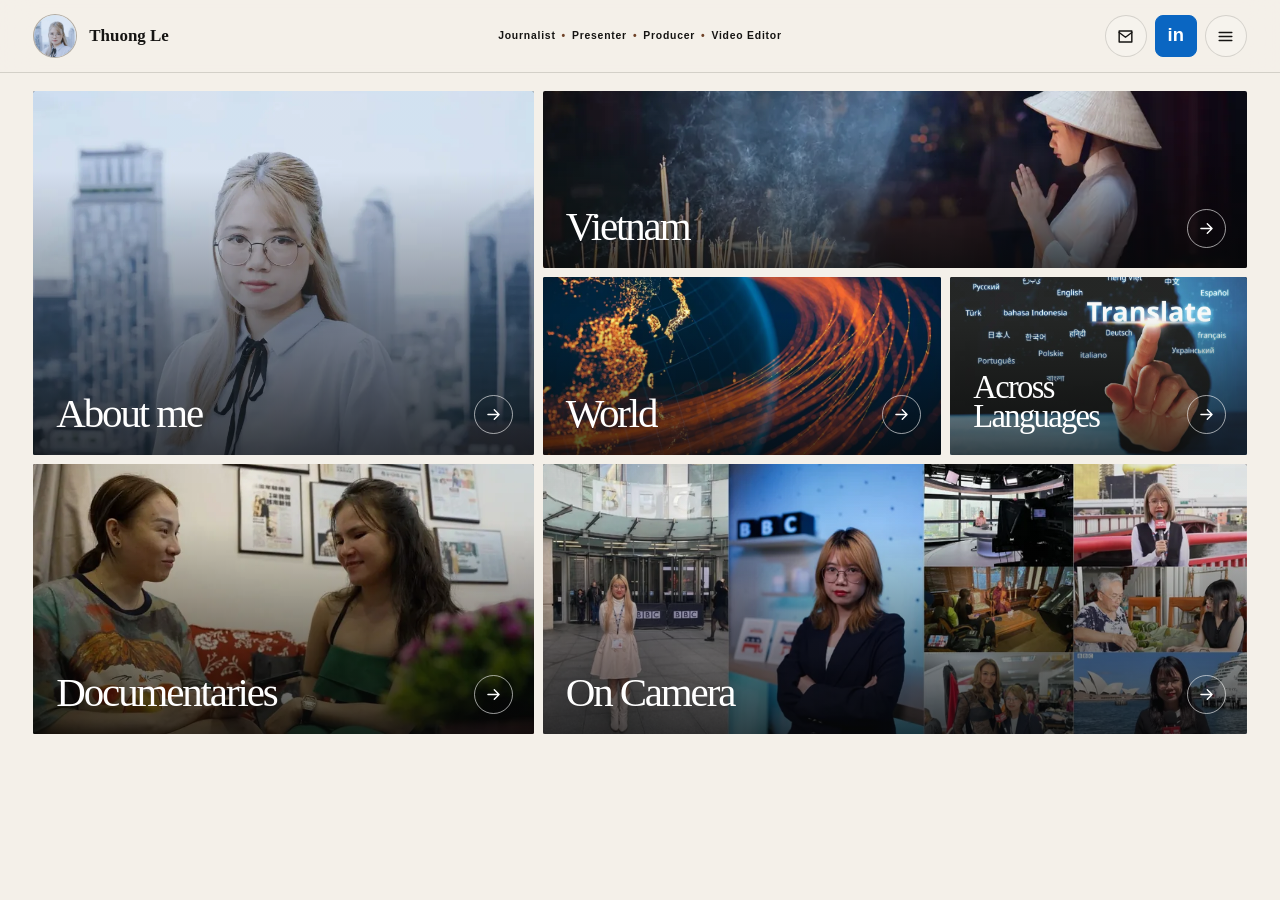
<file: index.html>
<!doctype html>
<html lang="en">
<head>
  <meta charset="utf-8">
  <meta name="viewport" content="width=device-width, initial-scale=1, viewport-fit=cover">
  <meta name="description" content="Thuong Le - Broadcast Journalist - BBC World Service">
  <meta name="theme-color" content="#f4efe8">
  <meta property="og:title" content="Thuong Le - Broadcast Journalist - BBC World Service">
  <meta property="og:description" content="Thuong Le - Broadcast Journalist - BBC World Service">
  <meta property="og:type" content="website">
  <meta property="og:image" content="assets/images/about-portrait.webp">
  <meta property="og:image:alt" content="Thuong Le, broadcast journalist at BBC World Service">
  <meta name="twitter:card" content="summary_large_image">
  <meta name="twitter:image:alt" content="Thuong Le, broadcast journalist at BBC World Service">
  <link rel="preload" as="image" href="assets/images/about-portrait.webp?v=20260802-responsive" imagesrcset="assets/images/about-portrait-480.webp?v=20260802-responsive 480w, assets/images/about-portrait-960.webp?v=20260802-responsive 960w, assets/images/about-portrait.webp?v=20260802-responsive 1367w" imagesizes="(max-width: 767px) calc(100vw - 24px), 42vw" fetchpriority="high">
  <link rel="icon" href="favicon.svg" type="image/svg+xml">
  <link rel="stylesheet" href="assets/css/styles.css?v=20260802-remove-back-home">
  <script type="application/ld+json">
  {
    "@context": "https://schema.org",
    "@type": "Person",
    "name": "Thuong Le",
    "jobTitle": "Journalist, Presenter, Producer and Video Editor",
    "sameAs": ["https://www.linkedin.com/in/aprilthuongle/"]
  }
  </script>
  <title>Thuong Le - Broadcast Journalist - BBC World Service</title>
</head>
<body data-page="home">
  <a class="skip-link" href="#main">Skip to content</a>
  <header class="site-header" data-site-header></header>
  <div class="menu-overlay" data-menu></div>
  <main id="main">
    <div data-home></div>
  </main>
  <footer class="site-footer" data-footer></footer>
  <script src="assets/js/content.js?v=20260806-email-snippet-privacy" defer></script>
  <script src="assets/js/site.js?v=20260806-email-snippet-privacy" defer></script>
</body>
</html>
</file>
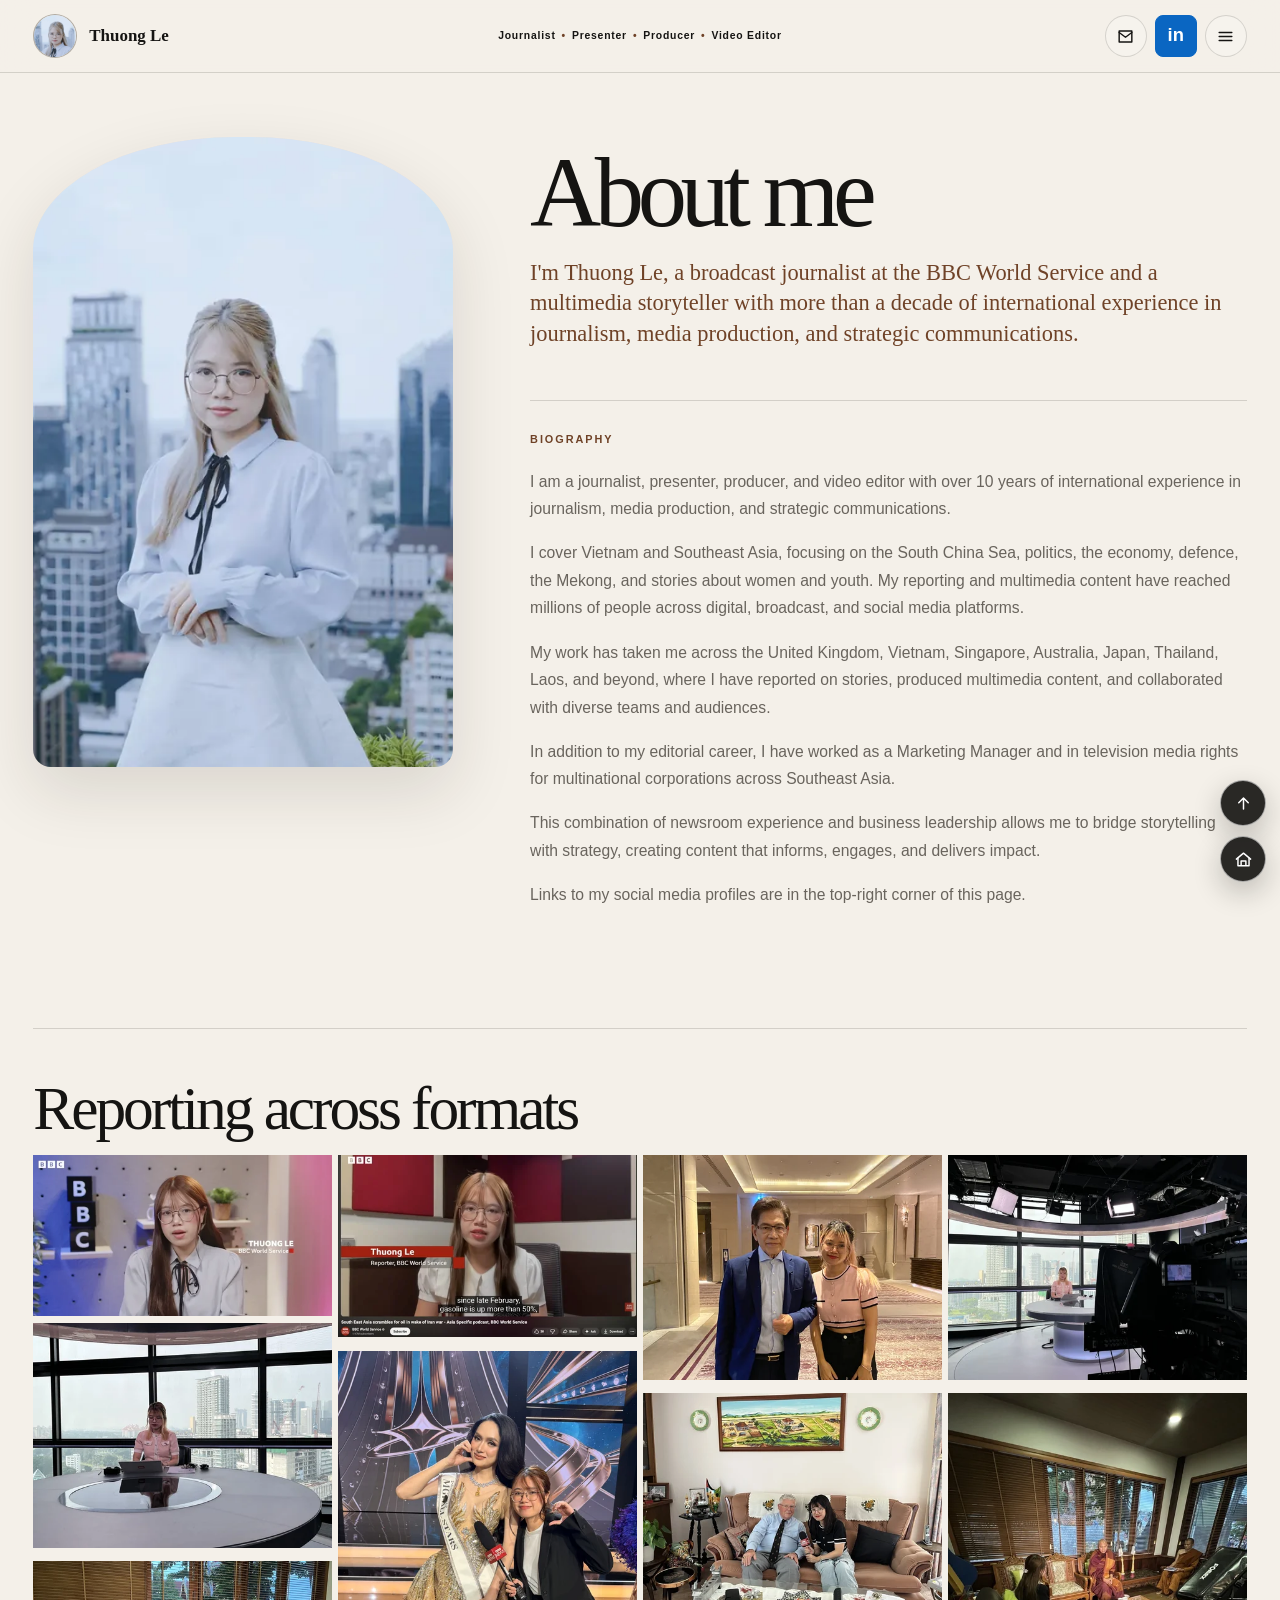
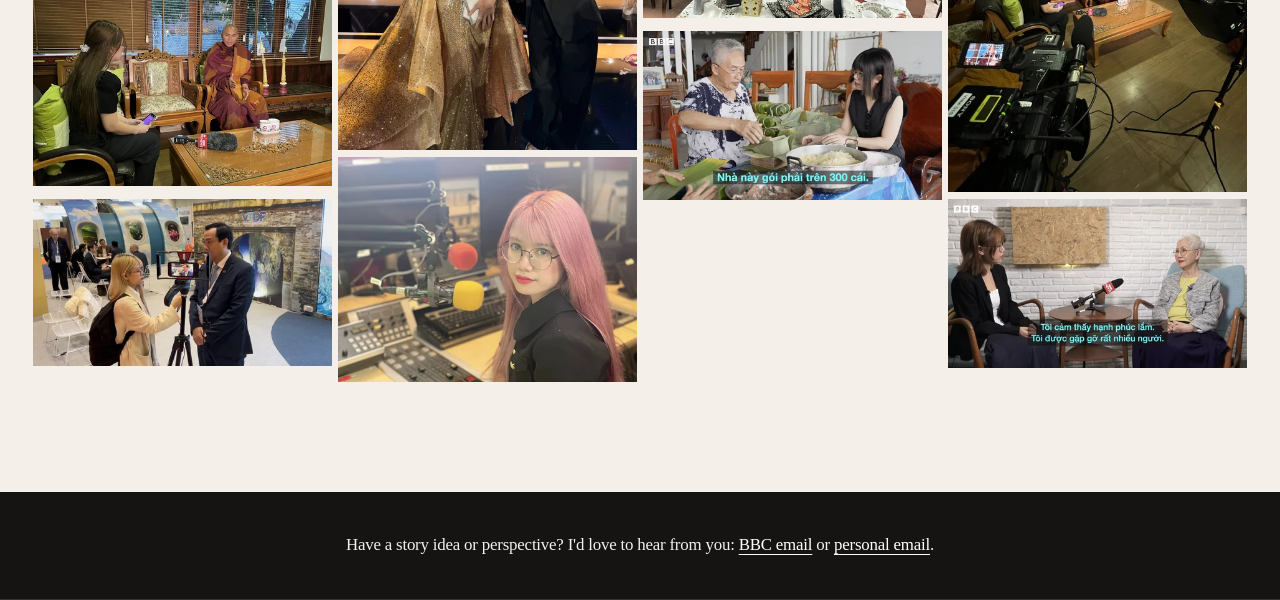
<file: about.html>
<!doctype html>
<html lang="en">
<head>
  <meta charset="utf-8">
  <meta name="viewport" content="width=device-width, initial-scale=1, viewport-fit=cover">
  <meta name="description" content="Thuong Le - a broadcast journalist and multimedia storyteller with more than a decade of international experience.">
  <meta name="theme-color" content="#f4efe8">
  <meta property="og:title" content="About me — Thuong Le">
  <meta property="og:description" content="Thuong Le - a broadcast journalist and multimedia storyteller with more than a decade of international experience.">
  <meta property="og:type" content="website">
  <meta property="og:image" content="assets/images/about-portrait.webp">
  <meta property="og:image:alt" content="Thuong Le, broadcast journalist at BBC World Service">
  <meta name="twitter:card" content="summary_large_image">
  <meta name="twitter:image:alt" content="Thuong Le, broadcast journalist at BBC World Service">
  <link rel="preload" as="image" href="assets/images/about-portrait.webp?v=20260802-responsive" imagesrcset="assets/images/about-portrait-480.webp?v=20260802-responsive 480w, assets/images/about-portrait-960.webp?v=20260802-responsive 960w, assets/images/about-portrait.webp?v=20260802-responsive 1367w" imagesizes="(max-width: 767px) calc(100vw - 24px), min(34vw, 670px)" fetchpriority="high">
  <link rel="icon" href="favicon.svg" type="image/svg+xml">
  <link rel="stylesheet" href="assets/css/styles.css?v=20260802-remove-back-home">
  <title>About me — Thuong Le</title>
</head>
<body data-page="category" data-category="about">
  <a class="skip-link" href="#main">Skip to content</a>
  <header class="site-header" data-site-header></header>
  <div class="menu-overlay" data-menu></div>
  <main id="main">
    <div data-category-page></div>
  </main>
  <footer class="site-footer" data-footer></footer>
  <script src="assets/js/content.js?v=20260806-email-snippet-privacy" defer></script>
  <script src="assets/js/site.js?v=20260806-email-snippet-privacy" defer></script>
</body>
</html>
</file>
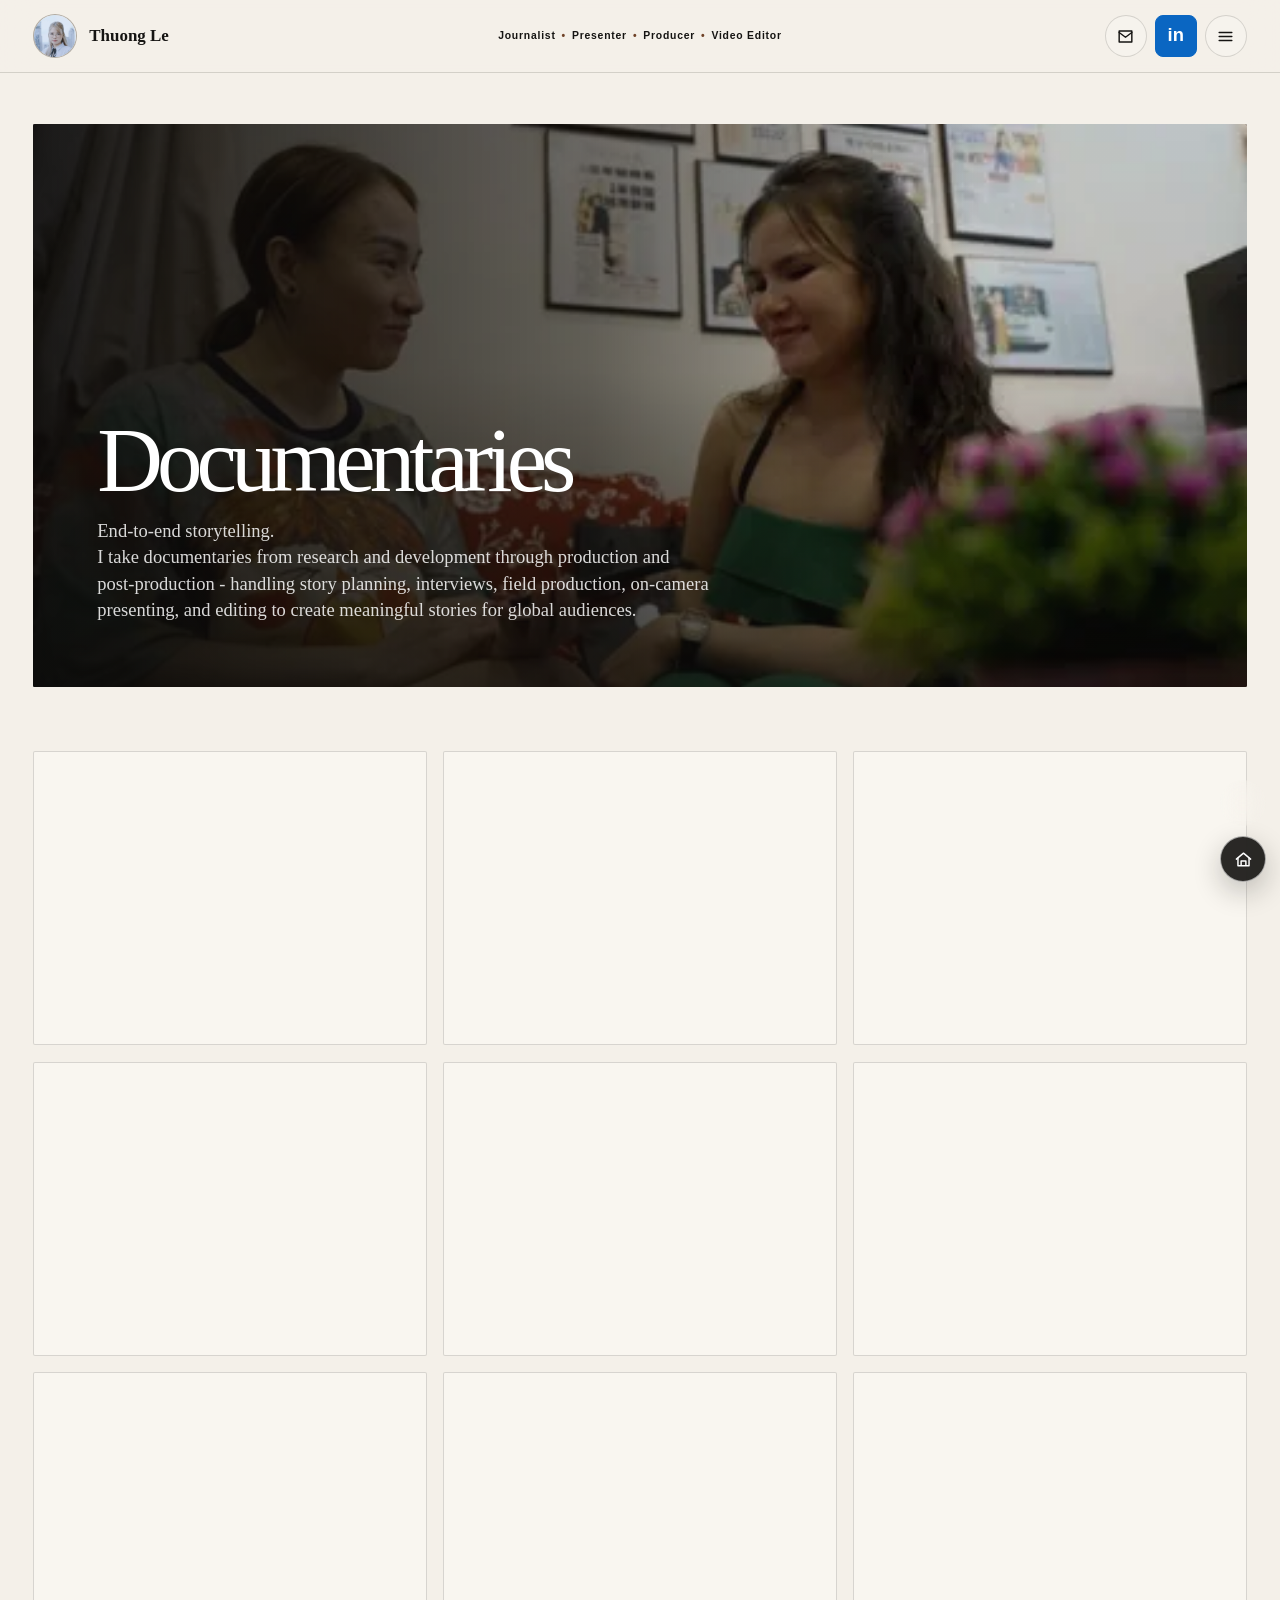
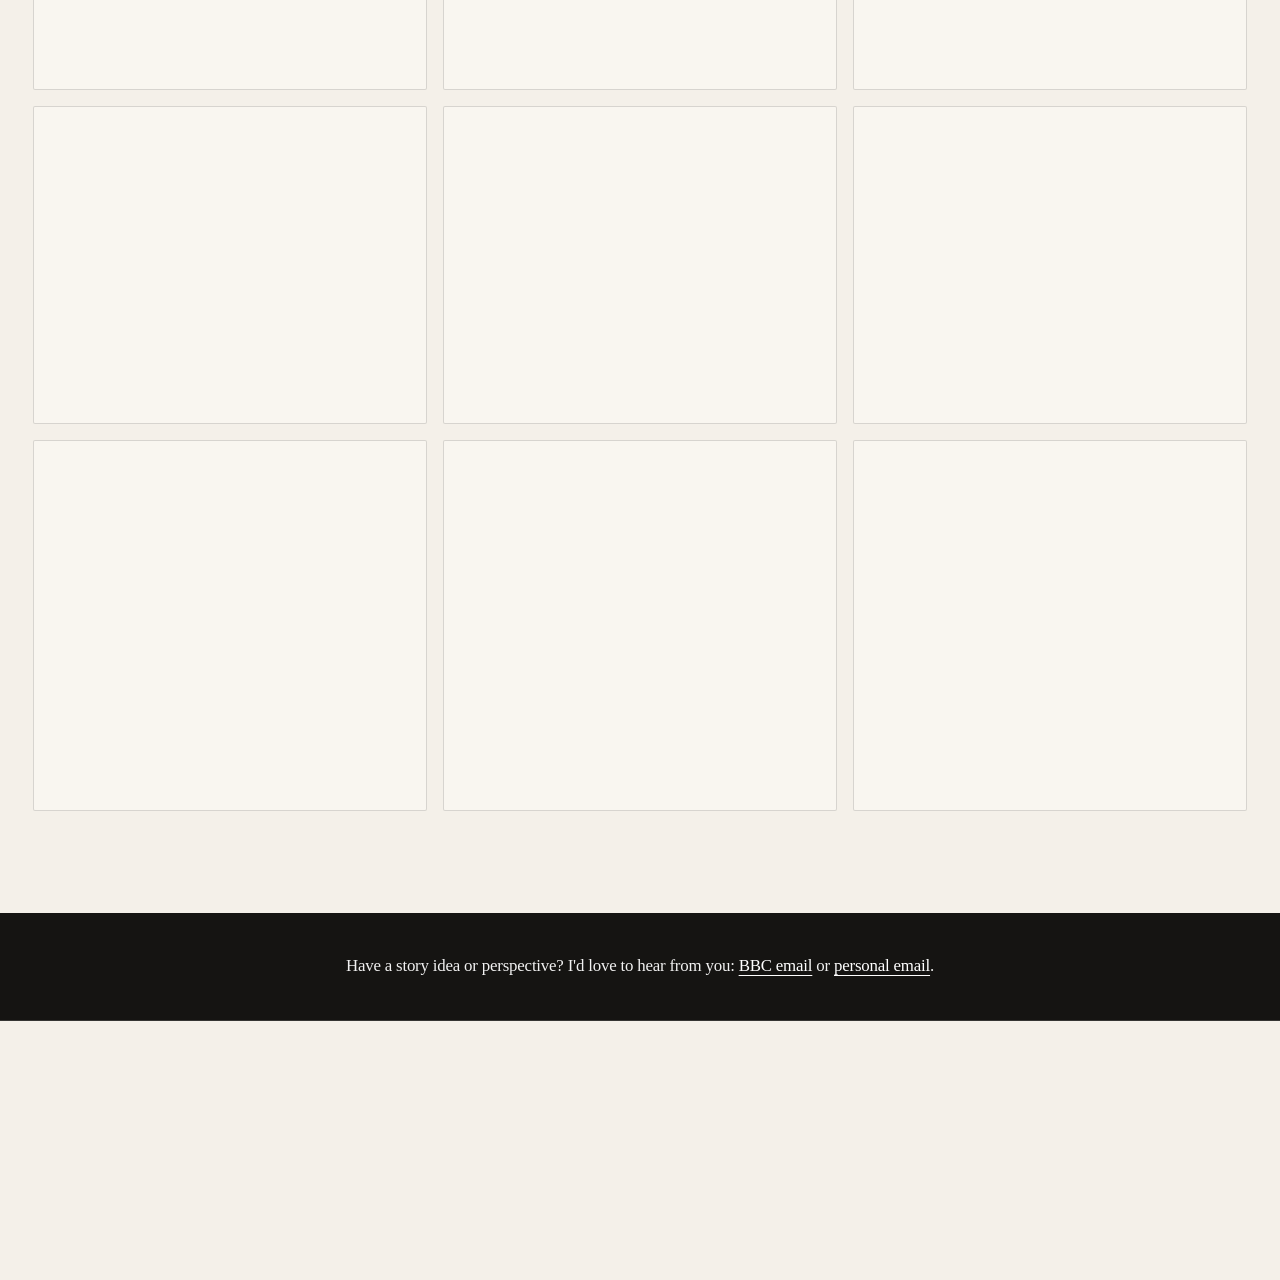
<file: documentaries.html>
<!doctype html>
<html lang="en">
<head>
  <meta charset="utf-8">
  <meta name="viewport" content="width=device-width, initial-scale=1, viewport-fit=cover">
  <meta name="description" content="Research-led documentaries and long-form multimedia storytelling by Thuong Le.">
  <meta name="theme-color" content="#f4efe8">
  <meta property="og:title" content="Documentaries — Thuong Le">
  <meta property="og:description" content="Research-led documentaries and long-form multimedia storytelling by Thuong Le.">
  <meta property="og:type" content="website">
  <meta property="og:image" content="assets/images/about-portrait.webp">
  <meta property="og:image:alt" content="Thuong Le, broadcast journalist at BBC World Service">
  <meta name="twitter:card" content="summary_large_image">
  <meta name="twitter:image:alt" content="Thuong Le, broadcast journalist at BBC World Service">
  <link rel="preload" as="image" href="assets/images/home-documentaries.webp?v=20260802-responsive" imagesrcset="assets/images/home-documentaries-480.webp?v=20260802-responsive 480w, assets/images/home-documentaries-960.webp?v=20260802-responsive 960w, assets/images/home-documentaries.webp?v=20260802-responsive 1024w" imagesizes="(max-width: 767px) calc(100vw - 24px), min(100vw - 48px, 2200px)" fetchpriority="high">
  <link rel="icon" href="favicon.svg" type="image/svg+xml">
  <link rel="stylesheet" href="assets/css/styles.css?v=20260802-remove-back-home">
  <title>Documentaries — Thuong Le</title>
</head>
<body data-page="category" data-category="documentaries">
  <a class="skip-link" href="#main">Skip to content</a>
  <header class="site-header" data-site-header></header>
  <div class="menu-overlay" data-menu></div>
  <main id="main">
    <div data-category-page></div>
  </main>
  <footer class="site-footer" data-footer></footer>
  <script src="assets/js/content.js?v=20260806-email-snippet-privacy" defer></script>
  <script src="assets/js/site.js?v=20260806-email-snippet-privacy" defer></script>
</body>
</html>
</file>
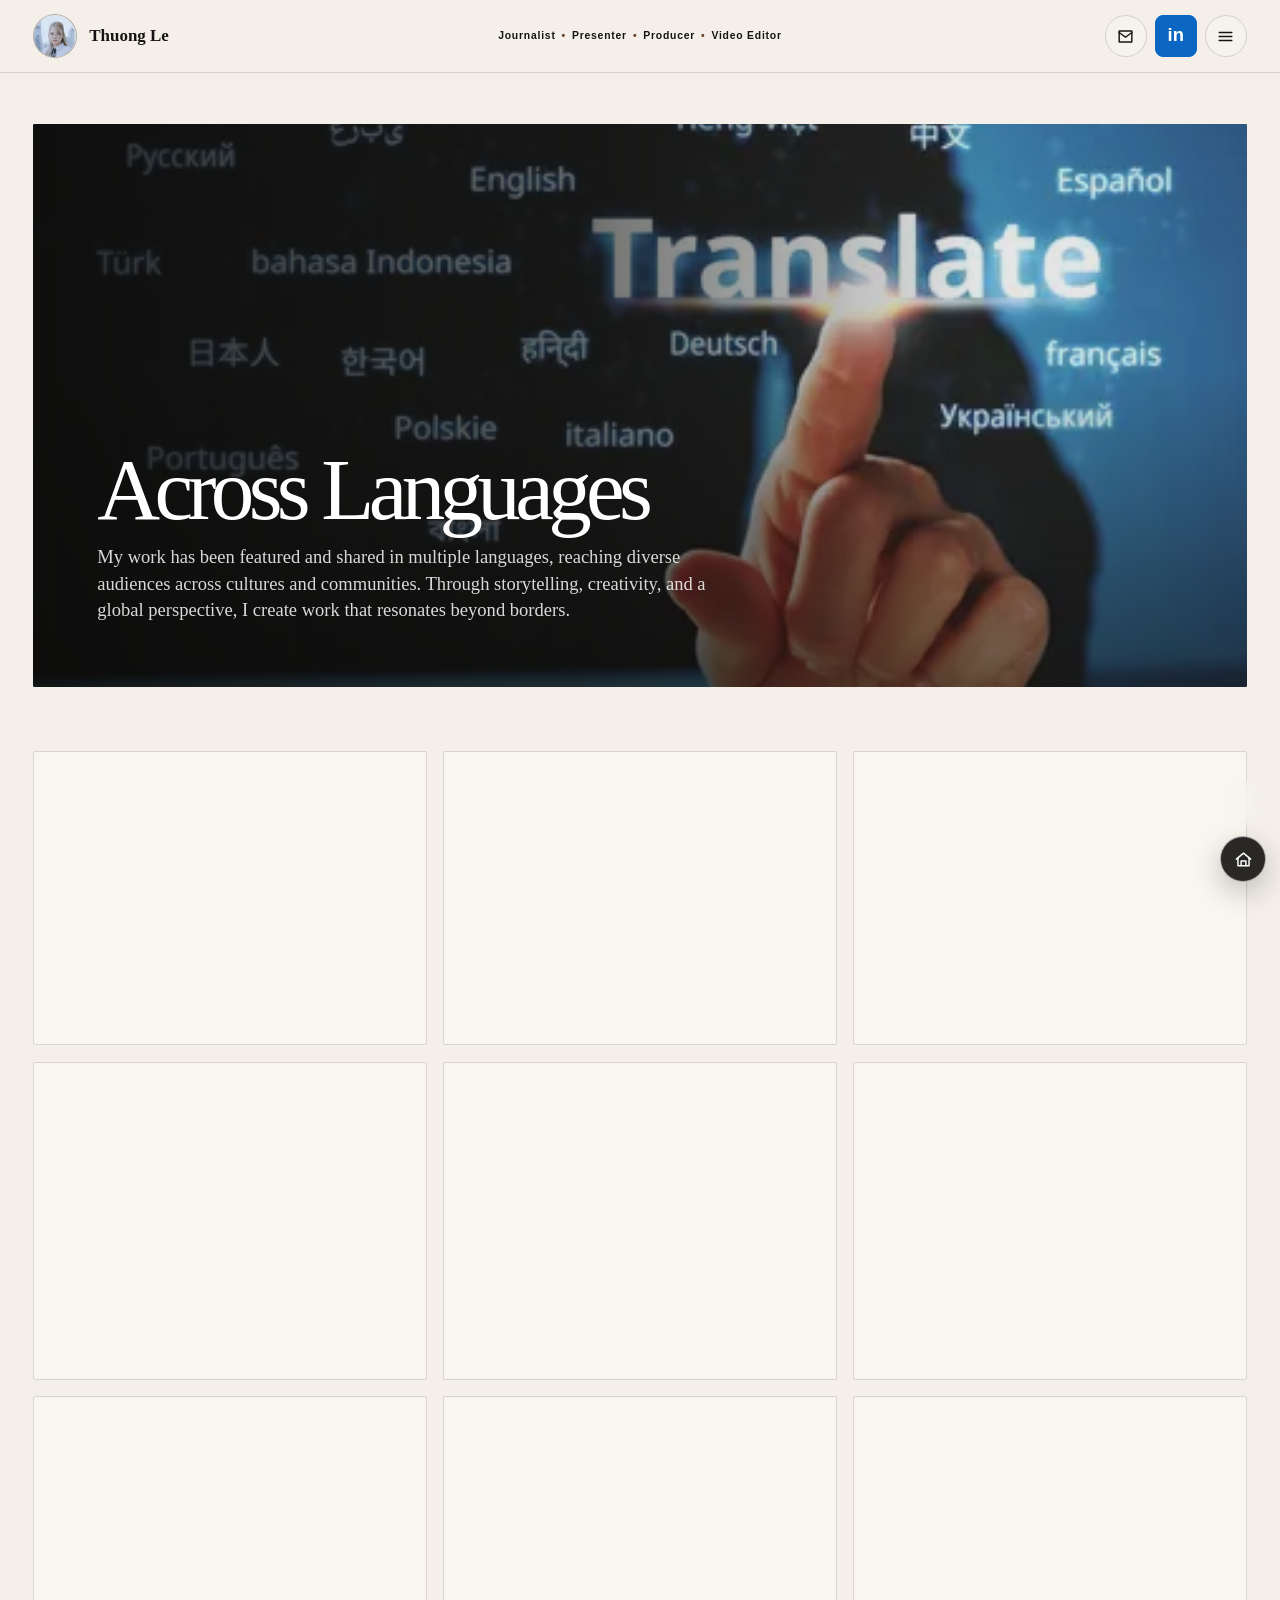
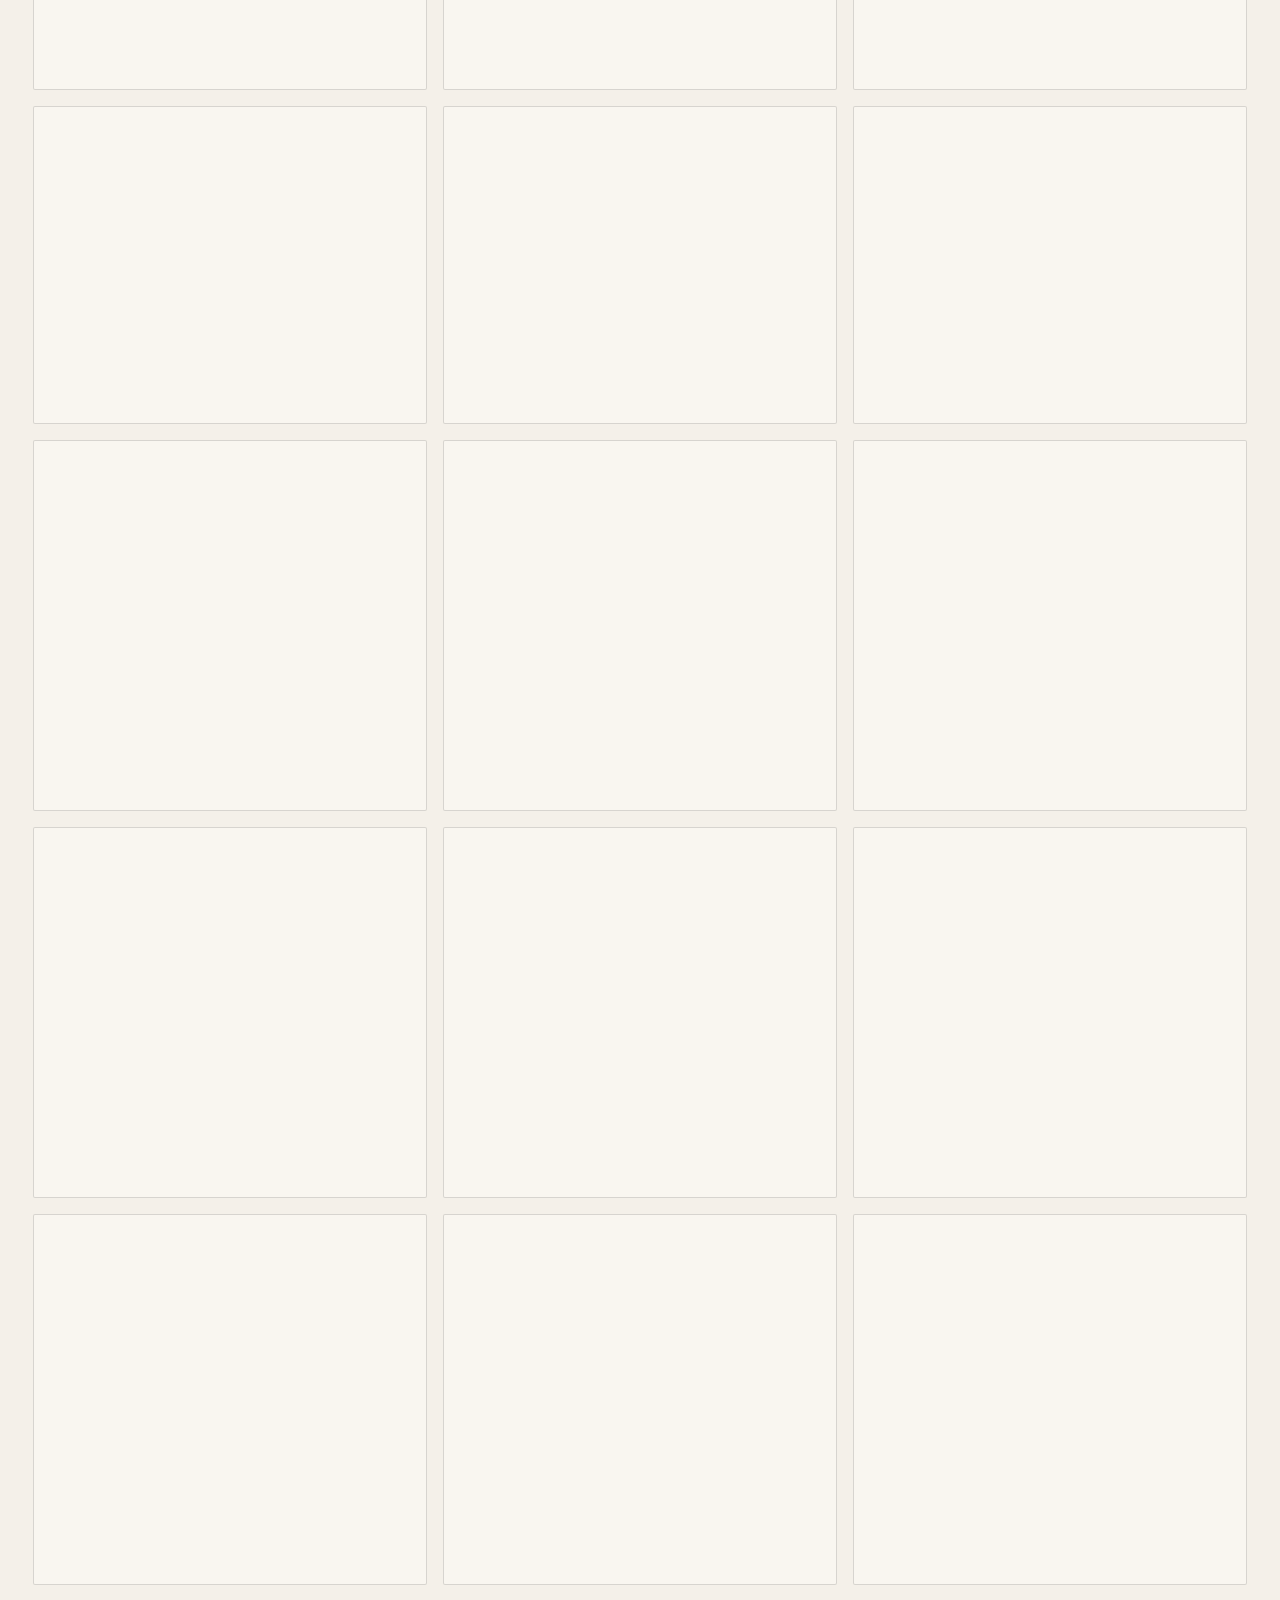
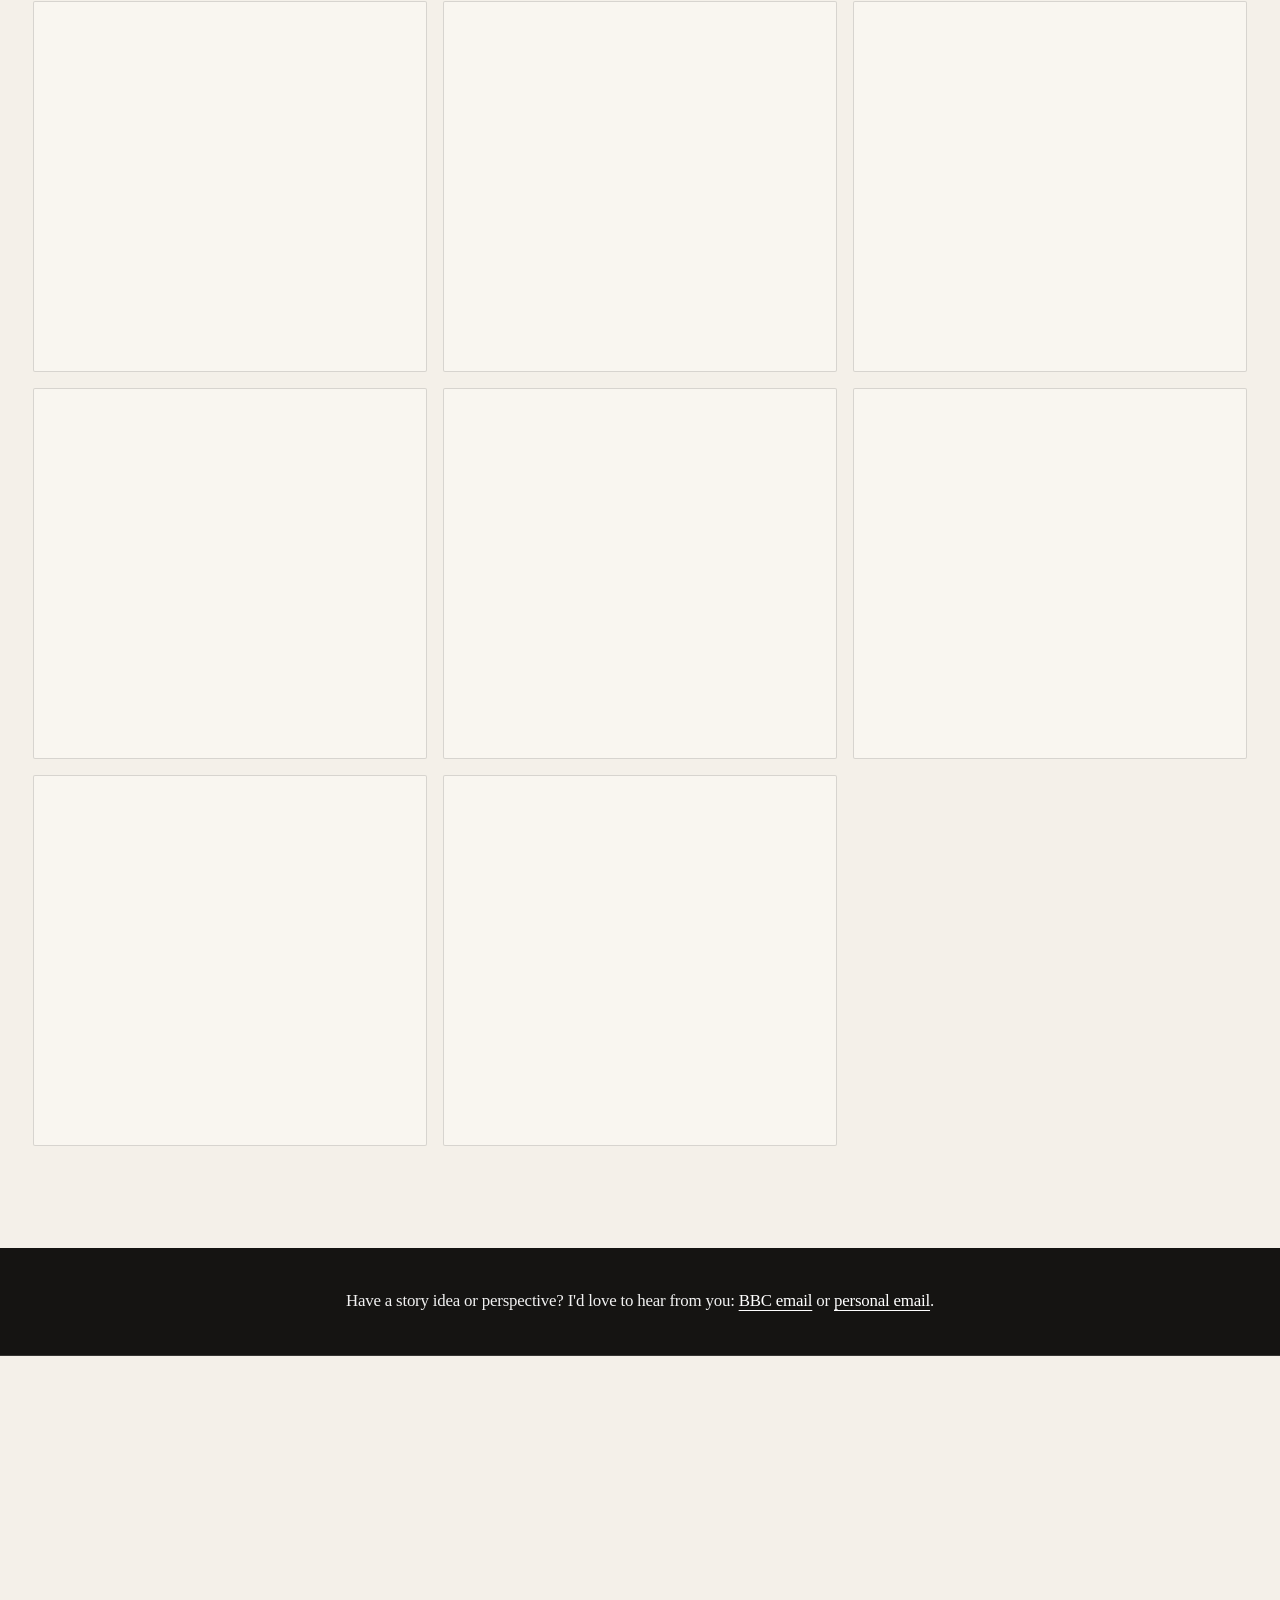
<file: languages.html>
<!doctype html>
<html lang="en">
<head>
  <meta charset="utf-8">
  <meta name="viewport" content="width=device-width, initial-scale=1, viewport-fit=cover">
  <meta name="description" content="Multilingual and internationally syndicated journalism by Thuong Le.">
  <meta name="theme-color" content="#f4efe8">
  <meta property="og:title" content="Across Languages — Thuong Le">
  <meta property="og:description" content="Multilingual and internationally syndicated journalism by Thuong Le.">
  <meta property="og:type" content="website">
  <meta property="og:image" content="assets/images/about-portrait.webp">
  <meta property="og:image:alt" content="Thuong Le, broadcast journalist at BBC World Service">
  <meta name="twitter:card" content="summary_large_image">
  <meta name="twitter:image:alt" content="Thuong Le, broadcast journalist at BBC World Service">
  <link rel="preload" as="image" href="assets/images/home-languages.webp?v=20260802-responsive" imagesrcset="assets/images/home-languages-480.webp?v=20260802-responsive 480w, assets/images/home-languages-960.webp?v=20260802-responsive 960w, assets/images/home-languages-1600.webp?v=20260802-responsive 1600w, assets/images/home-languages.webp?v=20260802-responsive 2047w" imagesizes="(max-width: 767px) calc(100vw - 24px), min(100vw - 48px, 2200px)" fetchpriority="high">
  <link rel="icon" href="favicon.svg" type="image/svg+xml">
  <link rel="stylesheet" href="assets/css/styles.css?v=20260802-remove-back-home">
  <title>Across Languages — Thuong Le</title>
</head>
<body data-page="category" data-category="languages">
  <a class="skip-link" href="#main">Skip to content</a>
  <header class="site-header" data-site-header></header>
  <div class="menu-overlay" data-menu></div>
  <main id="main">
    <div data-category-page></div>
  </main>
  <footer class="site-footer" data-footer></footer>
  <script src="assets/js/content.js?v=20260806-email-snippet-privacy" defer></script>
  <script src="assets/js/site.js?v=20260806-email-snippet-privacy" defer></script>
</body>
</html>
</file>
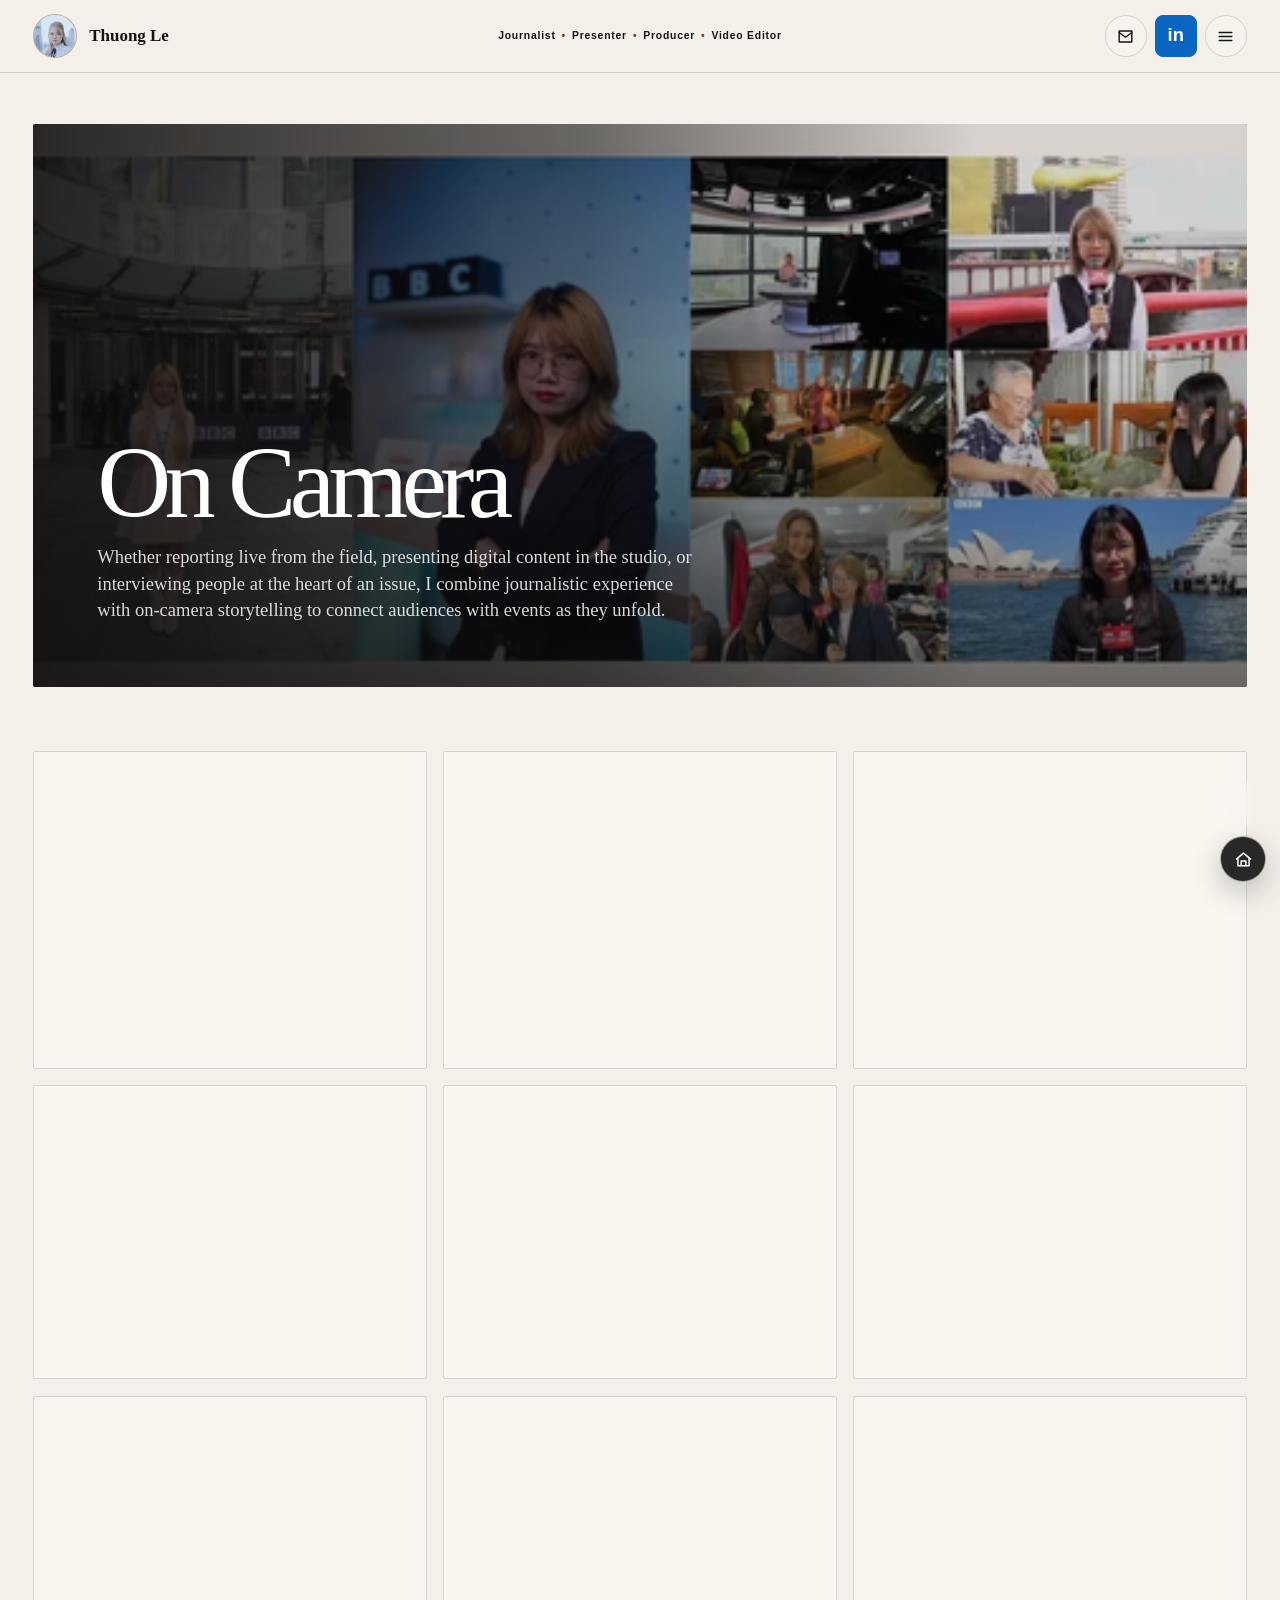
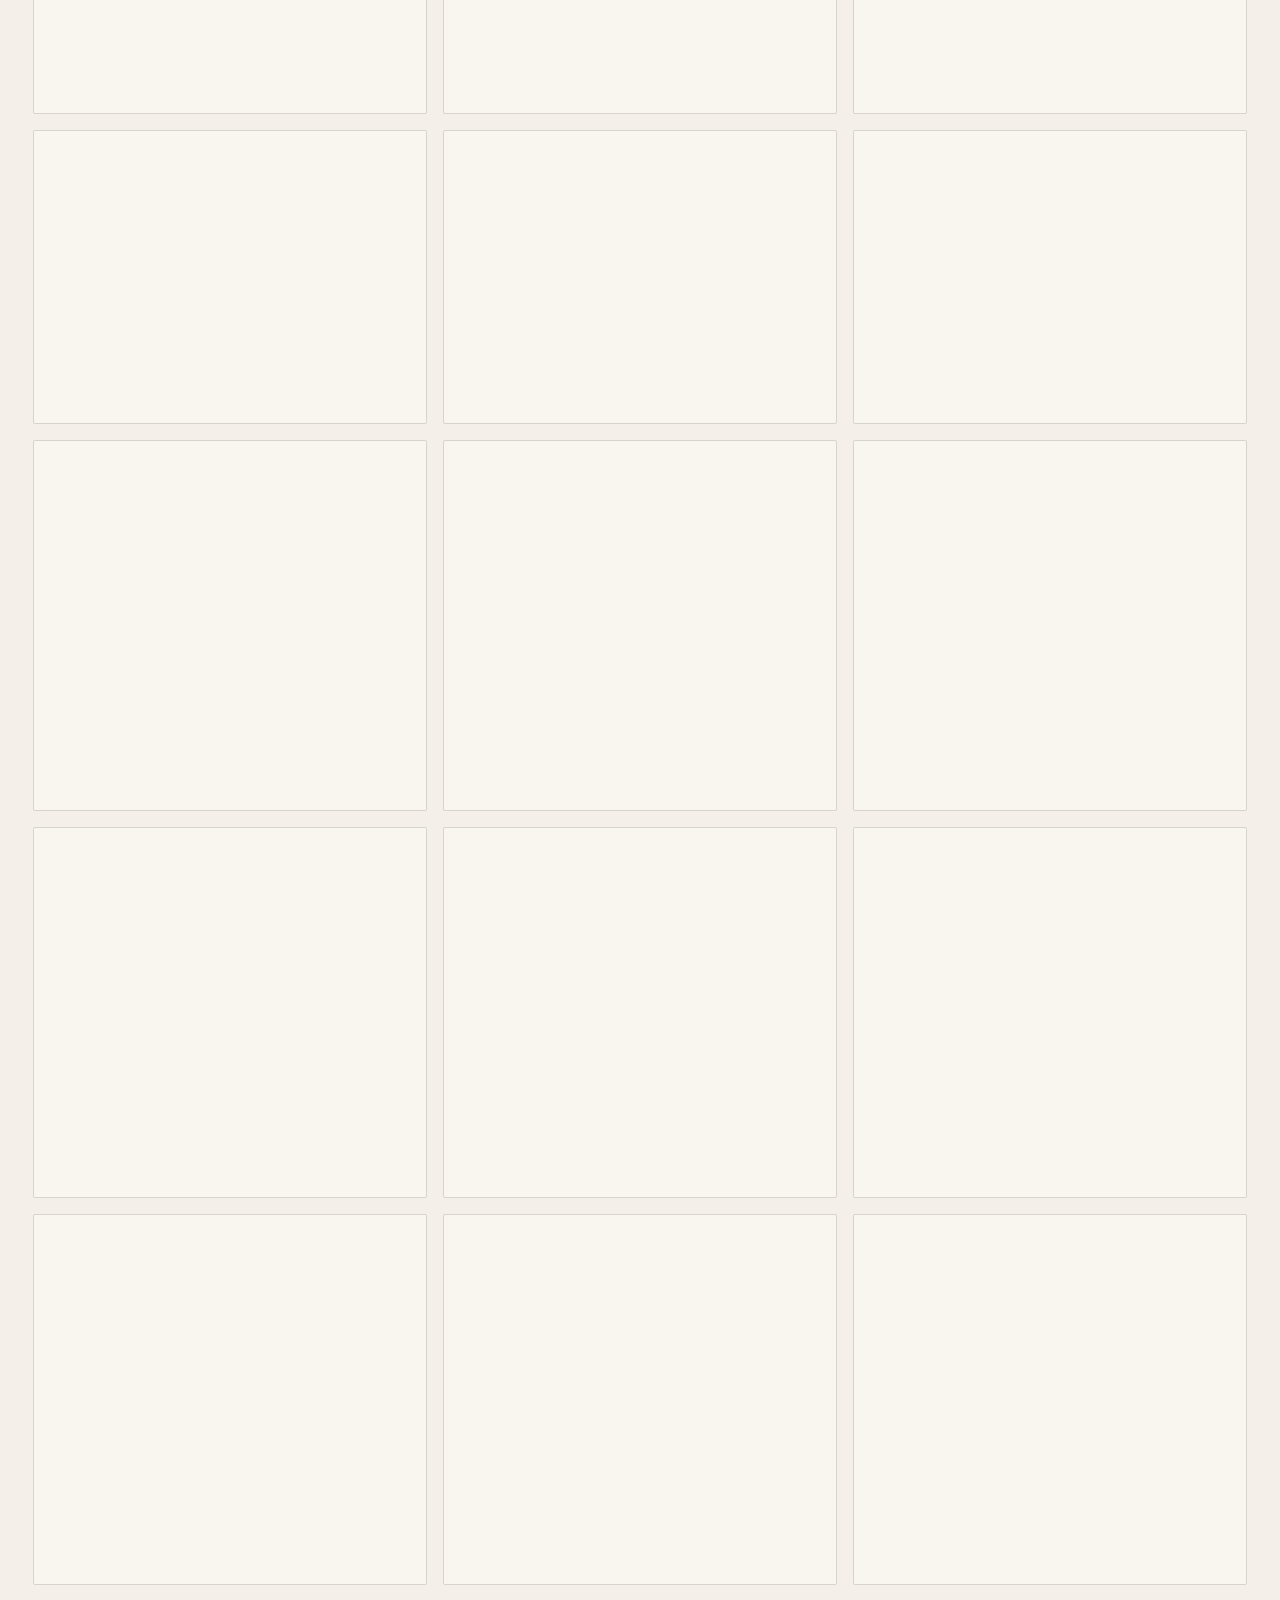
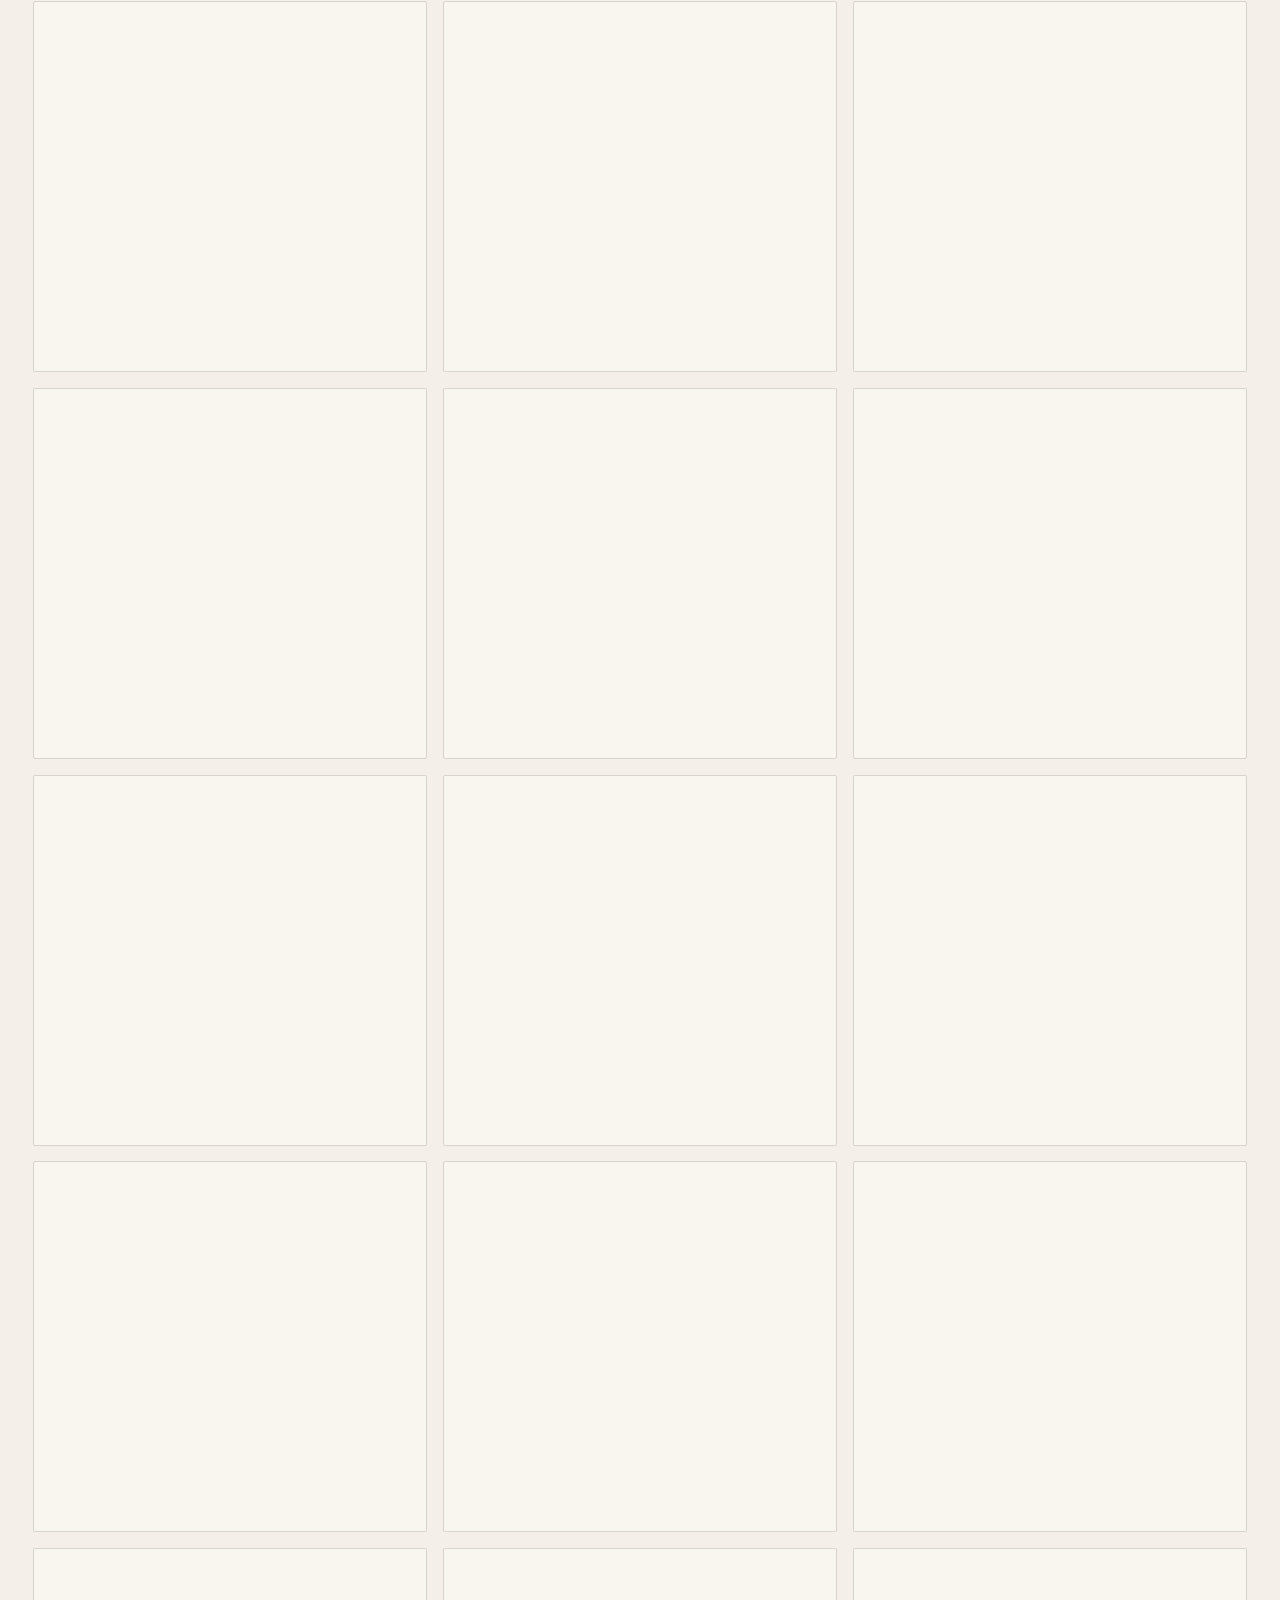
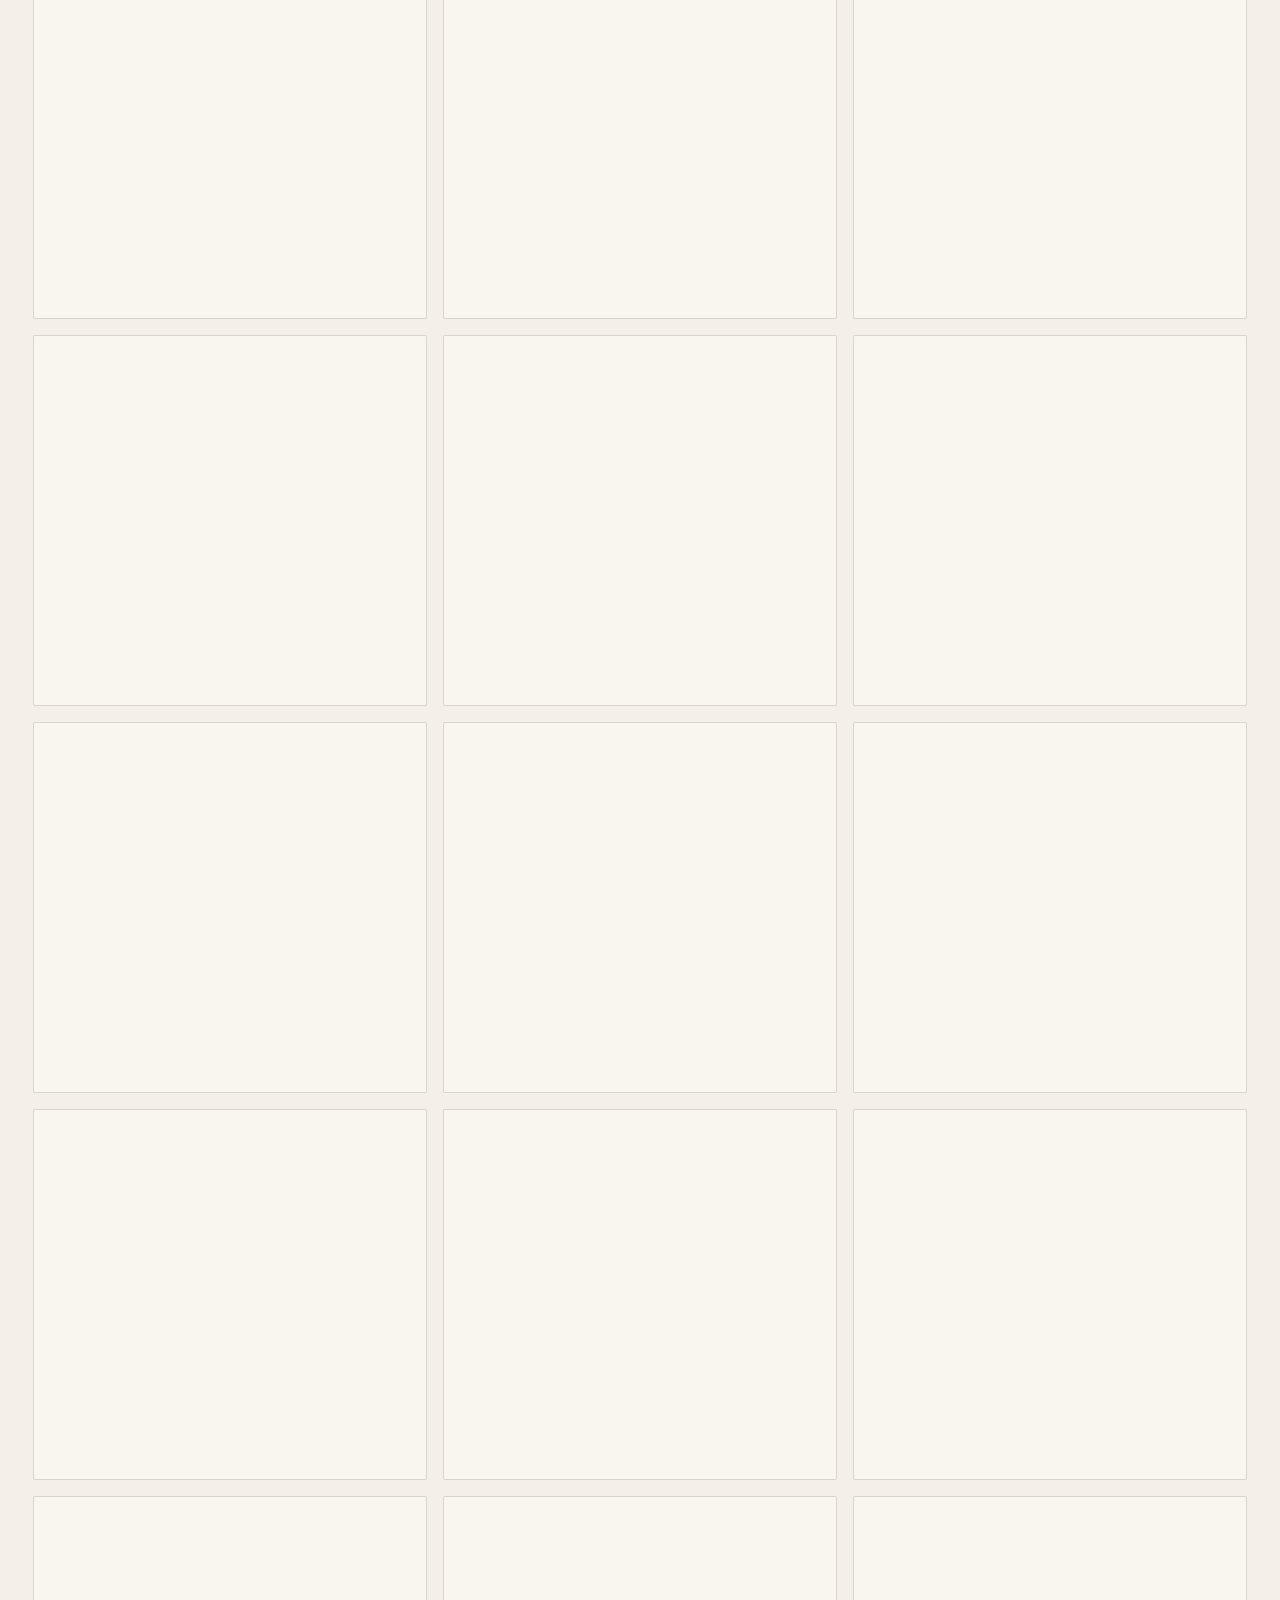
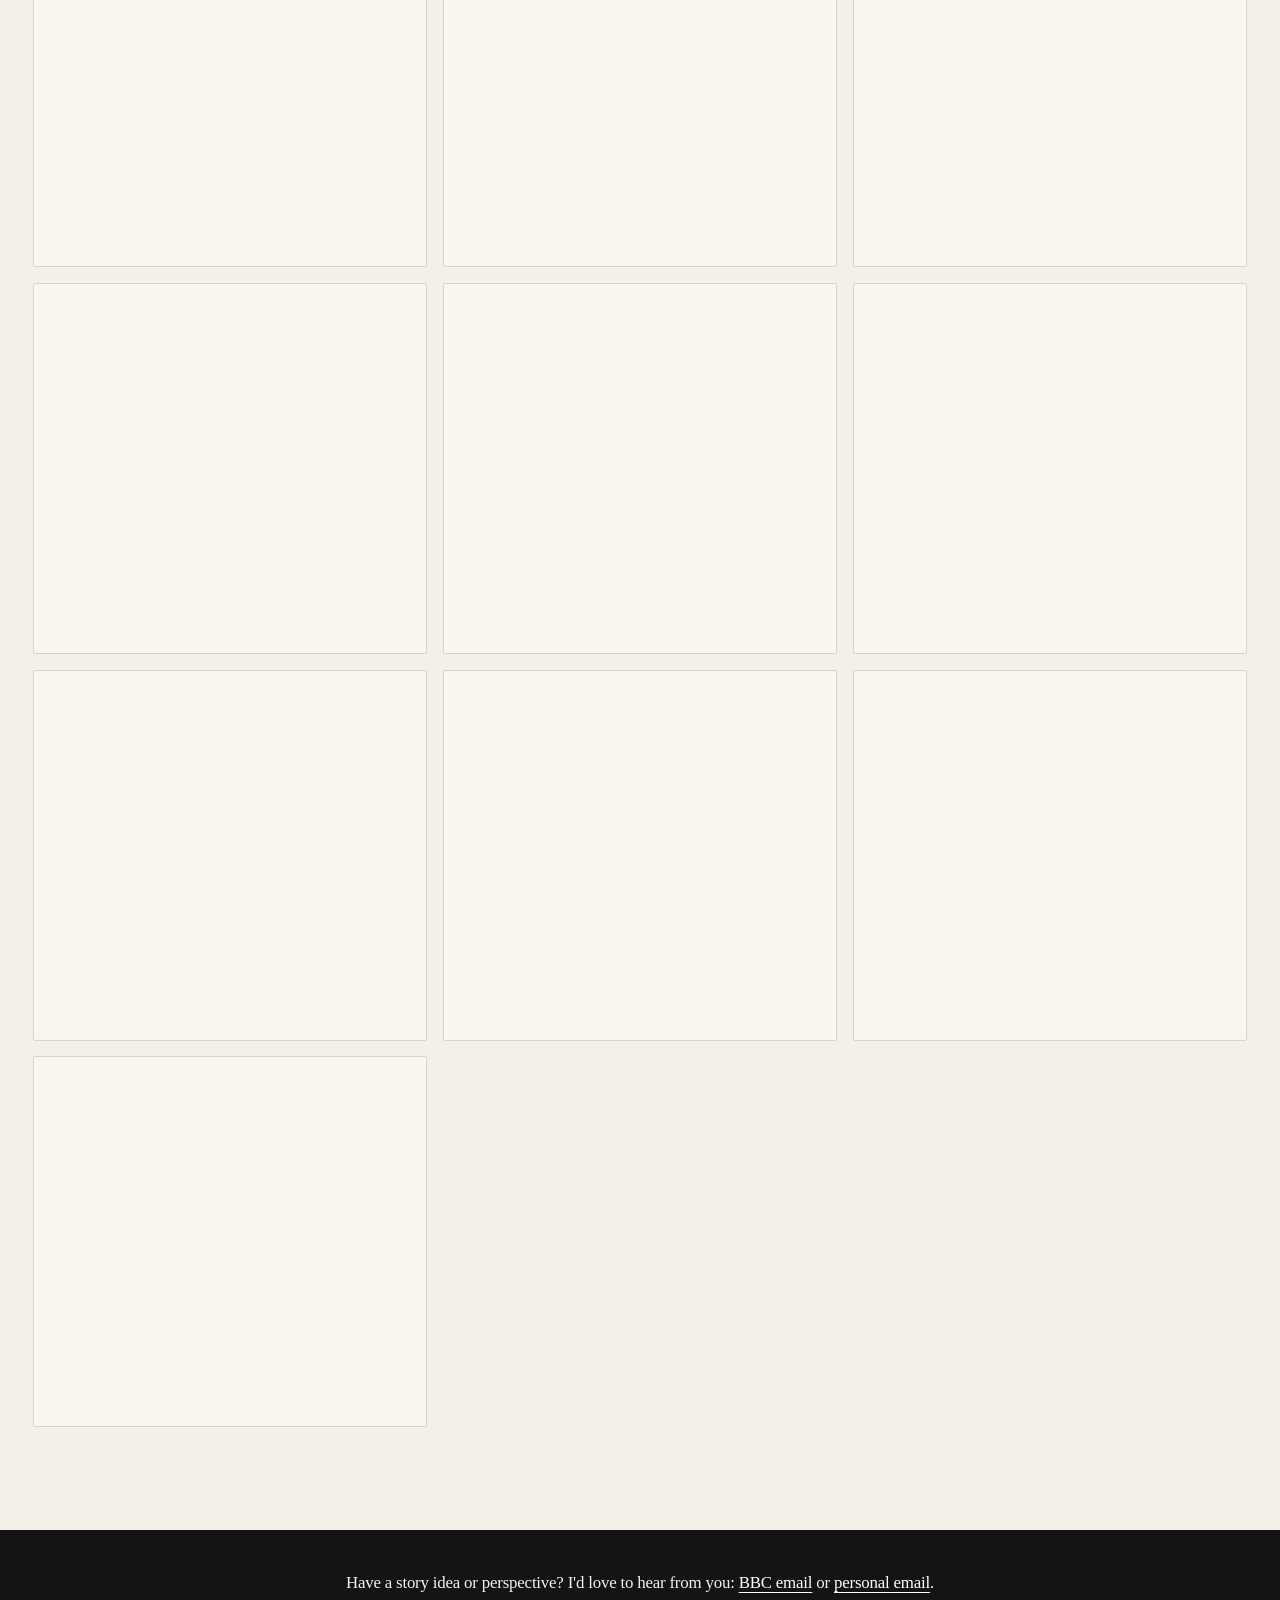
<file: on-camera.html>
<!doctype html>
<html lang="en">
<head>
  <meta charset="utf-8">
  <meta name="viewport" content="width=device-width, initial-scale=1, viewport-fit=cover">
  <meta name="description" content="Presenter-led journalism, field reporting, explainers, and digital video by Thuong Le.">
  <meta name="theme-color" content="#f4efe8">
  <meta property="og:title" content="On Camera — Thuong Le">
  <meta property="og:description" content="Presenter-led journalism, field reporting, explainers, and digital video by Thuong Le.">
  <meta property="og:type" content="website">
  <meta property="og:image" content="assets/images/about-portrait.webp">
  <meta property="og:image:alt" content="Thuong Le, broadcast journalist at BBC World Service">
  <meta name="twitter:card" content="summary_large_image">
  <meta name="twitter:image:alt" content="Thuong Le, broadcast journalist at BBC World Service">
  <link rel="preload" as="image" href="assets/images/home-on-camera.webp?v=20260802-responsive" imagesrcset="assets/images/home-on-camera-480.webp?v=20260802-responsive 480w, assets/images/home-on-camera-960.webp?v=20260802-responsive 960w, assets/images/home-on-camera.webp?v=20260802-responsive 1366w" imagesizes="(max-width: 767px) calc(100vw - 24px), min(100vw - 48px, 2200px)" fetchpriority="high">
  <link rel="icon" href="favicon.svg" type="image/svg+xml">
  <link rel="stylesheet" href="assets/css/styles.css?v=20260802-remove-back-home">
  <title>On Camera — Thuong Le</title>
</head>
<body data-page="category" data-category="on-camera">
  <a class="skip-link" href="#main">Skip to content</a>
  <header class="site-header" data-site-header></header>
  <div class="menu-overlay" data-menu></div>
  <main id="main">
    <div data-category-page></div>
  </main>
  <footer class="site-footer" data-footer></footer>
  <script src="assets/js/content.js?v=20260806-email-snippet-privacy" defer></script>
  <script src="assets/js/site.js?v=20260806-email-snippet-privacy" defer></script>
</body>
</html>
</file>
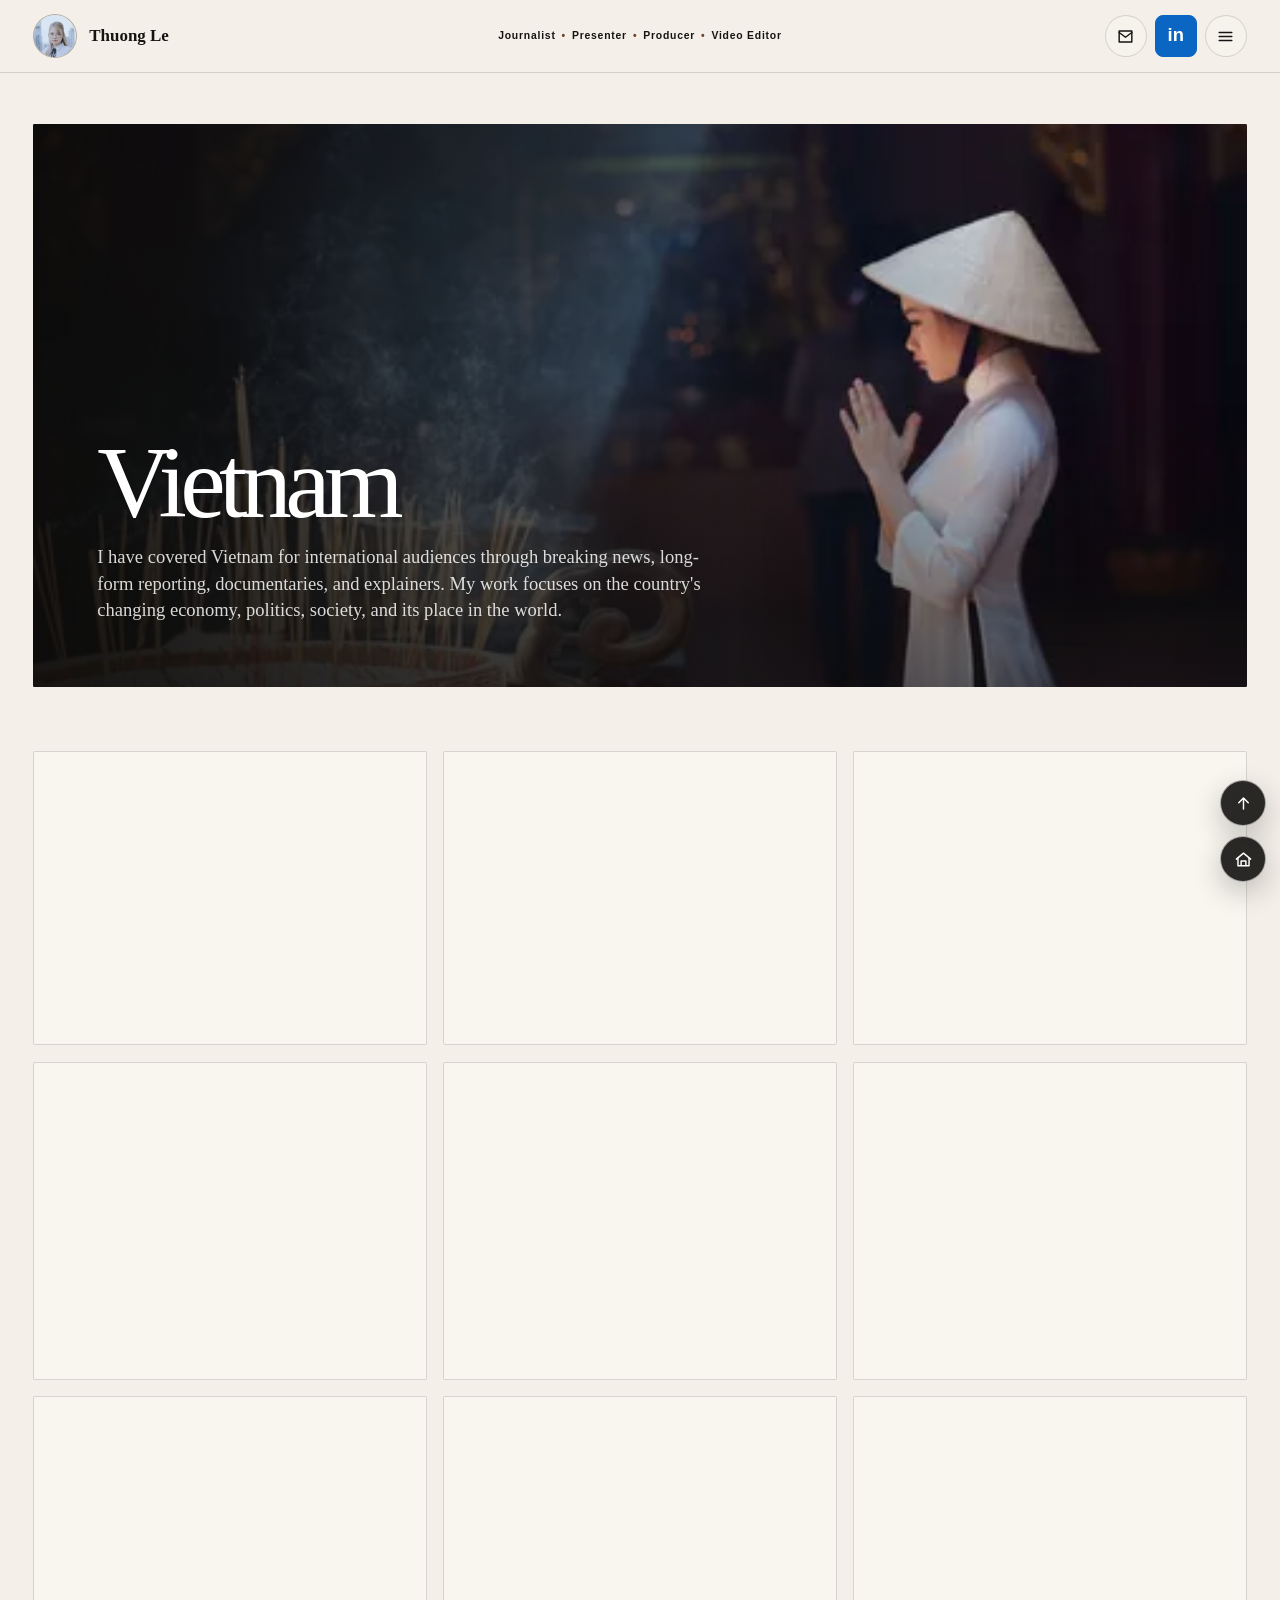
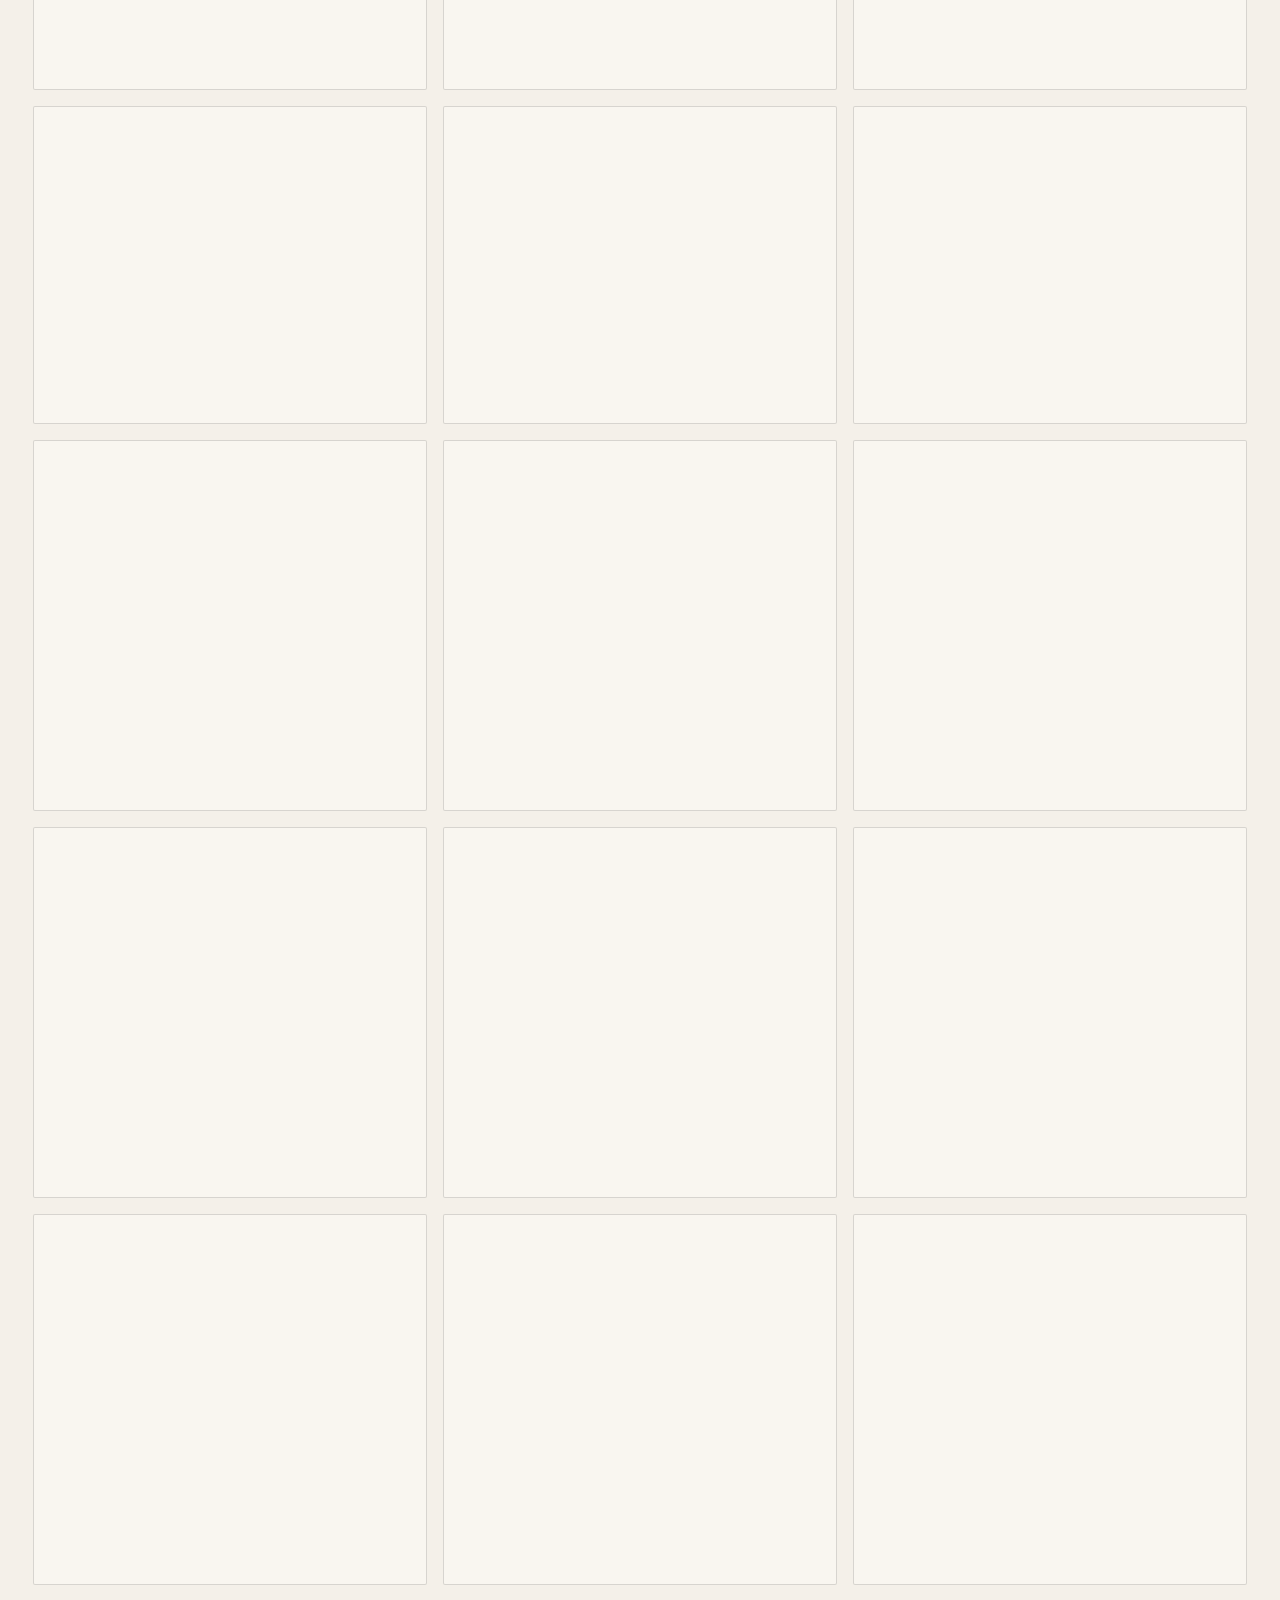
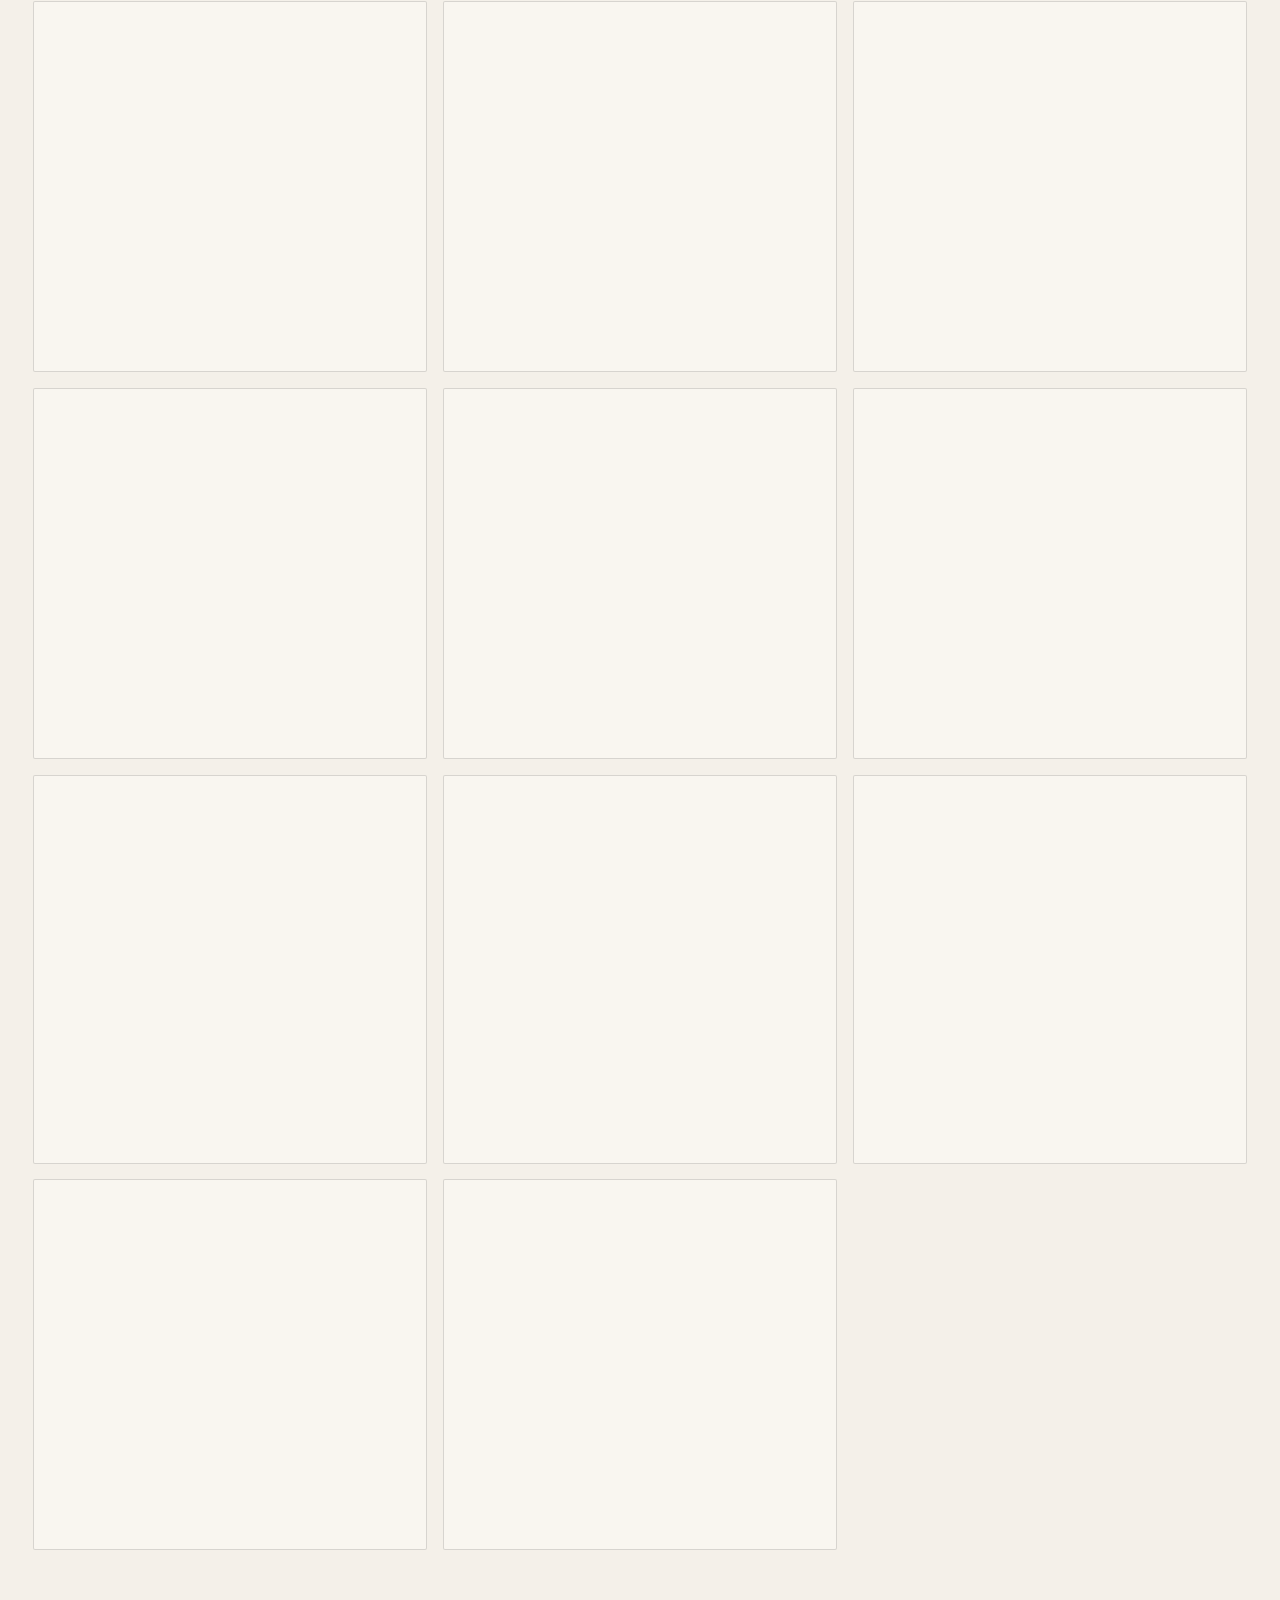
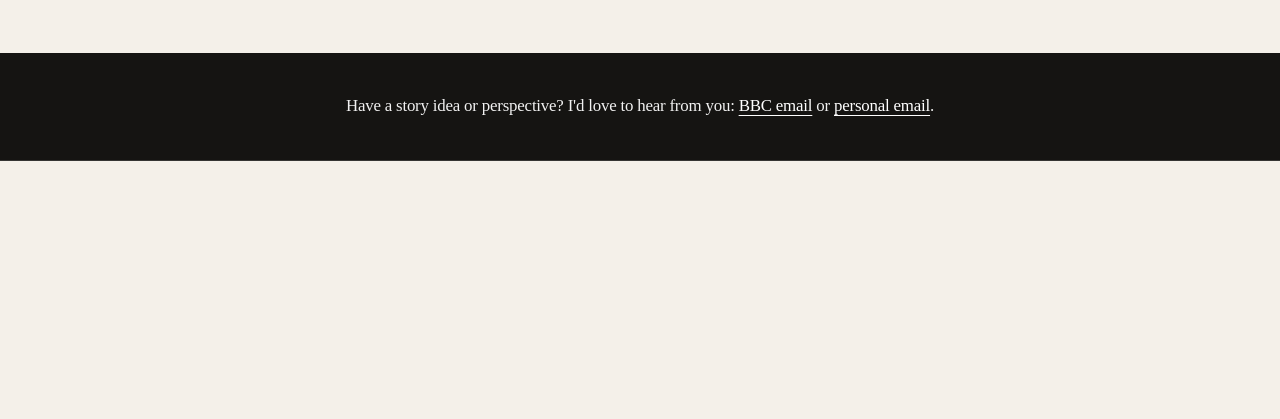
<file: vietnam.html>
<!doctype html>
<html lang="en">
<head>
  <meta charset="utf-8">
  <meta name="viewport" content="width=device-width, initial-scale=1, viewport-fit=cover">
  <meta name="description" content="Selected reporting by Thuong Le on Vietnam’s politics, society, culture, and economy.">
  <meta name="theme-color" content="#f4efe8">
  <meta property="og:title" content="Vietnam Reporting — Thuong Le">
  <meta property="og:description" content="Selected reporting by Thuong Le on Vietnam’s politics, society, culture, and economy.">
  <meta property="og:type" content="website">
  <meta property="og:image" content="assets/images/about-portrait.webp">
  <meta property="og:image:alt" content="Thuong Le, broadcast journalist at BBC World Service">
  <meta name="twitter:card" content="summary_large_image">
  <meta name="twitter:image:alt" content="Thuong Le, broadcast journalist at BBC World Service">
  <link rel="preload" as="image" href="assets/images/home-vietnam.webp?v=20260802-responsive" imagesrcset="assets/images/home-vietnam-480.webp?v=20260802-responsive 480w, assets/images/home-vietnam-960.webp?v=20260802-responsive 960w, assets/images/home-vietnam-1600.webp?v=20260802-responsive 1600w, assets/images/home-vietnam.webp?v=20260802-responsive 2048w" imagesizes="(max-width: 767px) calc(100vw - 24px), min(100vw - 48px, 2200px)" fetchpriority="high">
  <link rel="icon" href="favicon.svg" type="image/svg+xml">
  <link rel="stylesheet" href="assets/css/styles.css?v=20260802-remove-back-home">
  <title>Vietnam Reporting — Thuong Le</title>
</head>
<body data-page="category" data-category="vietnam">
  <a class="skip-link" href="#main">Skip to content</a>
  <header class="site-header" data-site-header></header>
  <div class="menu-overlay" data-menu></div>
  <main id="main">
    <div data-category-page></div>
  </main>
  <footer class="site-footer" data-footer></footer>
  <script src="assets/js/content.js?v=20260806-email-snippet-privacy" defer></script>
  <script src="assets/js/site.js?v=20260806-email-snippet-privacy" defer></script>
</body>
</html>
</file>
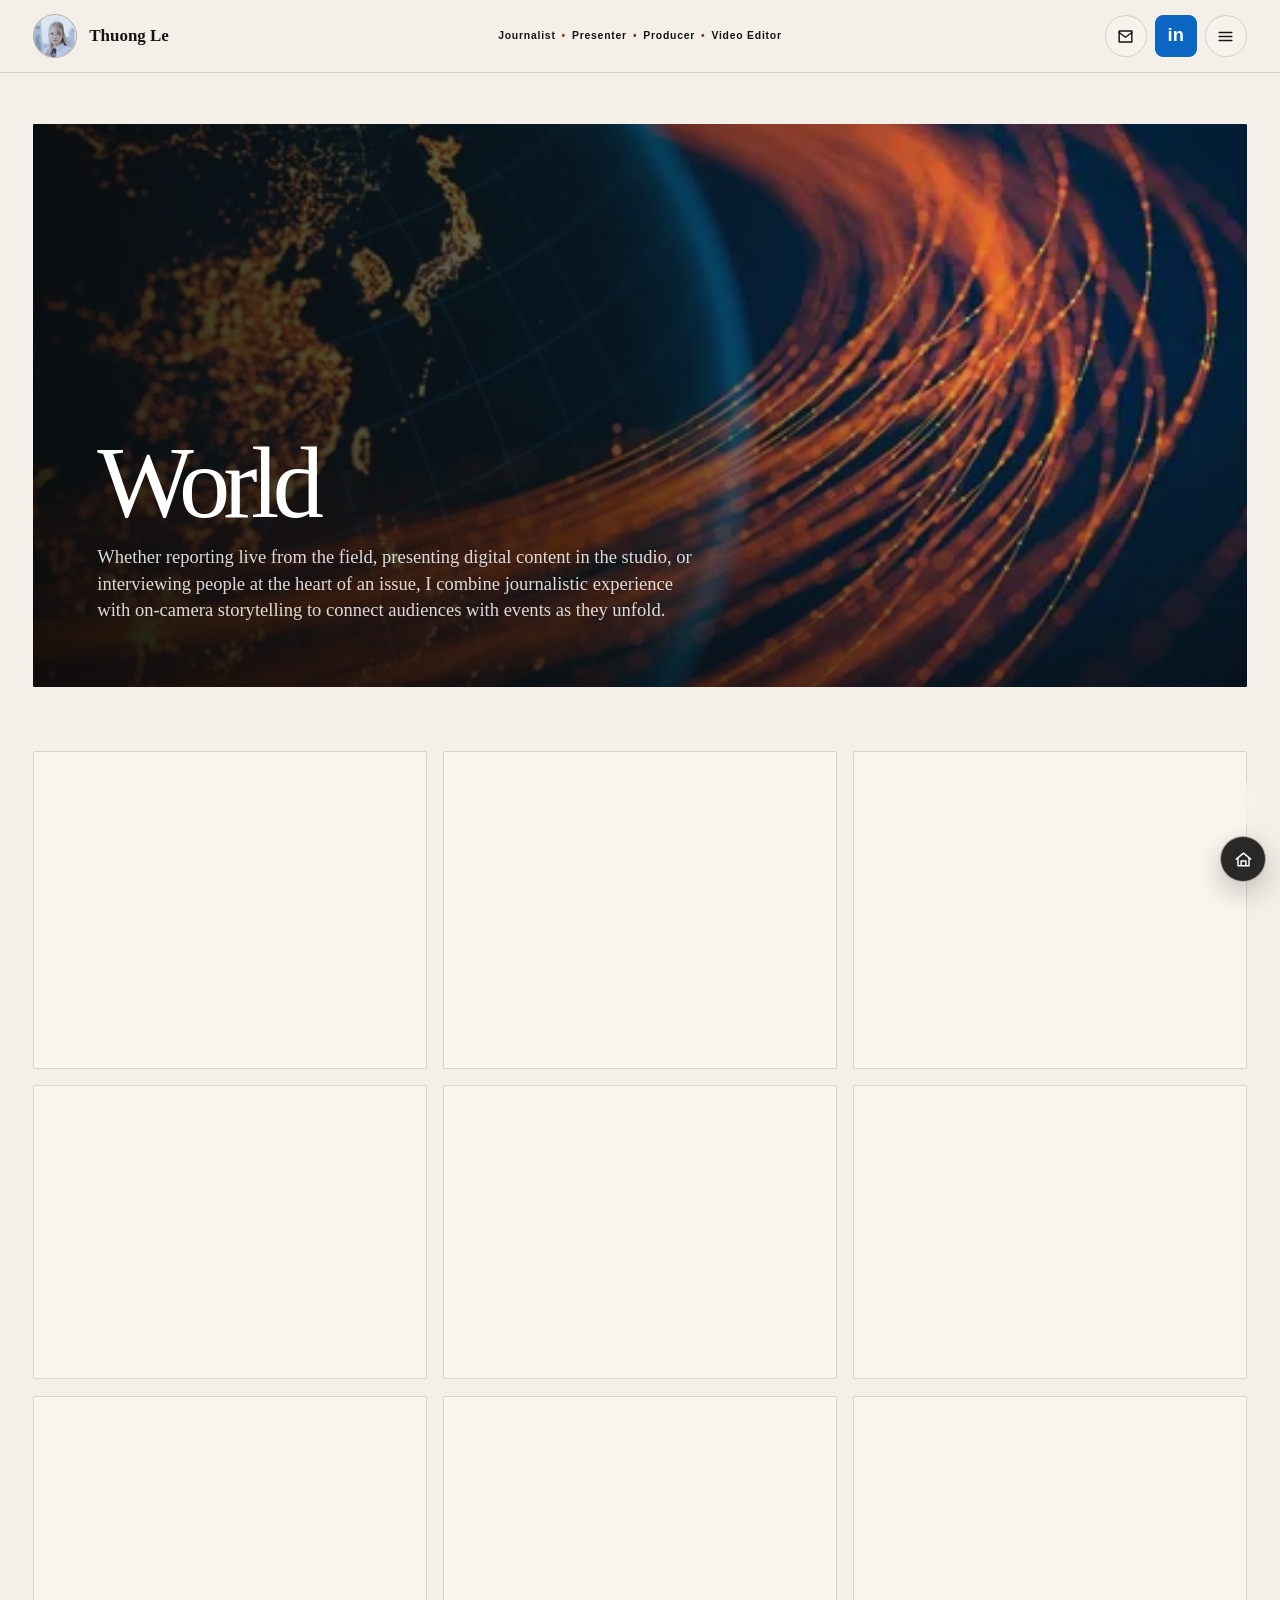
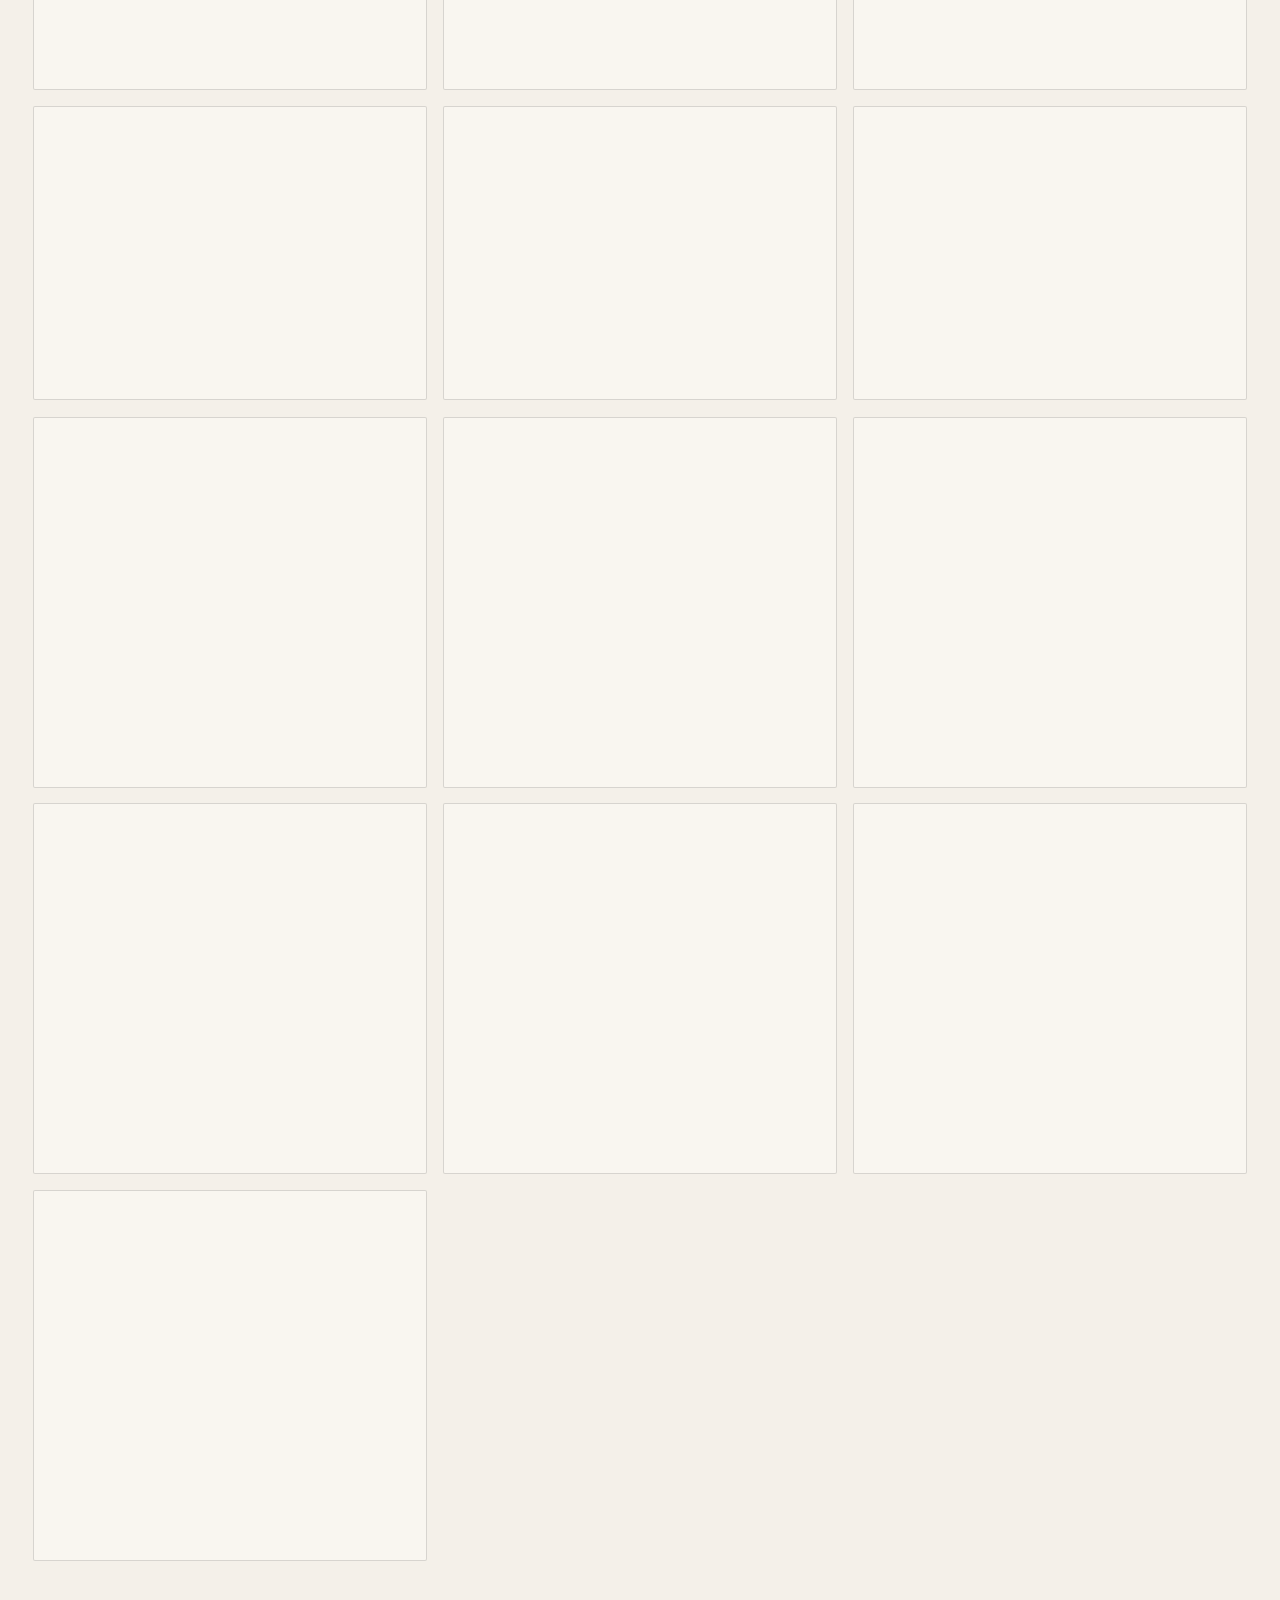
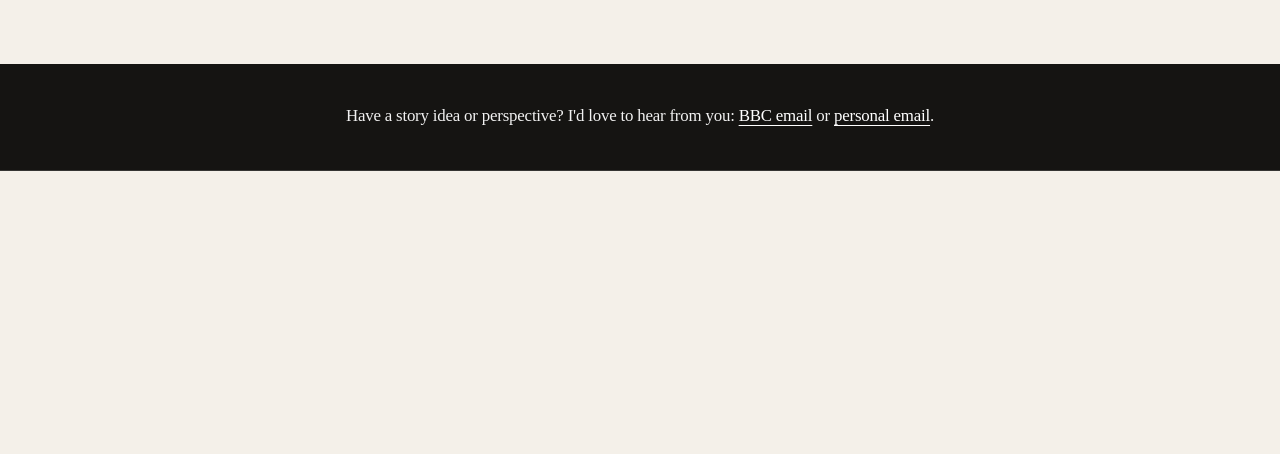
<file: world.html>
<!doctype html>
<html lang="en">
<head>
  <meta charset="utf-8">
  <meta name="viewport" content="width=device-width, initial-scale=1, viewport-fit=cover">
  <meta name="description" content="International reporting by Thuong Le connecting Southeast Asia to global affairs.">
  <meta name="theme-color" content="#f4efe8">
  <meta property="og:title" content="World Reporting — Thuong Le">
  <meta property="og:description" content="International reporting by Thuong Le connecting Southeast Asia to global affairs.">
  <meta property="og:type" content="website">
  <meta property="og:image" content="assets/images/about-portrait.webp">
  <meta property="og:image:alt" content="Thuong Le, broadcast journalist at BBC World Service">
  <meta name="twitter:card" content="summary_large_image">
  <meta name="twitter:image:alt" content="Thuong Le, broadcast journalist at BBC World Service">
  <link rel="preload" as="image" href="assets/images/home-world.webp?v=20260802-responsive" imagesrcset="assets/images/home-world-480.webp?v=20260802-responsive 480w, assets/images/home-world-960.webp?v=20260802-responsive 960w, assets/images/home-world-1600.webp?v=20260802-responsive 1600w, assets/images/home-world.webp?v=20260802-responsive 2048w" imagesizes="(max-width: 767px) calc(100vw - 24px), min(100vw - 48px, 2200px)" fetchpriority="high">
  <link rel="icon" href="favicon.svg" type="image/svg+xml">
  <link rel="stylesheet" href="assets/css/styles.css?v=20260802-remove-back-home">
  <title>World Reporting — Thuong Le</title>
</head>
<body data-page="category" data-category="world">
  <a class="skip-link" href="#main">Skip to content</a>
  <header class="site-header" data-site-header></header>
  <div class="menu-overlay" data-menu></div>
  <main id="main">
    <div data-category-page></div>
  </main>
  <footer class="site-footer" data-footer></footer>
  <script src="assets/js/content.js?v=20260806-email-snippet-privacy" defer></script>
  <script src="assets/js/site.js?v=20260806-email-snippet-privacy" defer></script>
</body>
</html>
</file>
<file: assets/css/styles.css>
:root {
  --ink: #151412;
  --ink-soft: #2b2925;
  --paper: #f4f0e9;
  --surface: #fbf8f2;
  --surface-2: #e8e0d5;
  --muted: #69645d;
  --accent: #9a6942;
  --accent-deep: #6f4227;
  --line: rgba(21, 20, 18, .15);
  --serif: "Iowan Old Style", Baskerville, "Palatino Linotype", Georgia, "Times New Roman", serif;
  --sans: -apple-system, BlinkMacSystemFont, "Segoe UI", Arial, sans-serif;
  --container: 2200px;
  --gutter: clamp(12px, 2.6vw, 48px);
  --radius: 2px;
  --shadow: 0 24px 64px rgba(39, 29, 20, .13);
  --ease: cubic-bezier(.22, .78, .18, 1);
}

* { box-sizing: border-box; }
html {
  min-width: 320px;
  scroll-behavior: smooth;
  text-size-adjust: 100%;
  -webkit-text-size-adjust: 100%;
}
body {
  min-width: 320px;
  margin: 0;
  overflow-x: clip;
  background: var(--paper);
  color: var(--ink);
  font-family: var(--sans);
  font-size: 16px;
  line-height: 1.6;
  text-rendering: optimizeLegibility;
  -webkit-font-smoothing: antialiased;
}
body.menu-open { overflow: hidden; }
img { display: block; max-width: 100%; }
a { color: inherit; }
button, a { -webkit-tap-highlight-color: transparent; }
button { font: inherit; }
svg {
  width: 19px;
  height: 19px;
  fill: none;
  stroke: currentColor;
  stroke-width: 1.8;
  stroke-linecap: round;
  stroke-linejoin: round;
}

::selection { background: var(--ink); color: var(--paper); }
:focus-visible { outline: 2px solid var(--accent-deep); outline-offset: 4px; }

.skip-link {
  position: fixed;
  z-index: 1000;
  top: -100px;
  left: 16px;
  padding: 10px 14px;
  background: var(--ink);
  color: white;
  text-decoration: none;
}
.skip-link:focus { top: 16px; }

main,
.home-showcase-header-shell,
.minimal-footer-shell {
  width: min(calc(100% - (2 * var(--gutter))), var(--container));
  margin-inline: auto;
}

/* Header */
.site-header {
  position: sticky;
  z-index: 90;
  top: 0;
  width: 100%;
  border-bottom: 1px solid var(--line);
  background: rgba(244, 240, 233, .94);
  backdrop-filter: blur(16px);
  -webkit-backdrop-filter: blur(16px);
}
.home-showcase-header-shell {
  min-height: clamp(72px, 5.3vw, 88px);
  display: grid;
  grid-template-columns: minmax(230px, 1fr) auto minmax(230px, 1fr);
  align-items: center;
  gap: clamp(16px, 2vw, 32px);
}
.home-showcase-brand {
  width: fit-content;
  display: inline-flex;
  align-items: center;
  gap: 12px;
  text-decoration: none;
}
.home-showcase-avatar {
  width: 44px;
  height: 44px;
  flex: 0 0 44px;
  overflow: hidden;
  border: 1px solid rgba(21,20,18,.26);
  border-radius: 50%;
  background: var(--surface-2);
}
.home-showcase-avatar img {
  width: 100%;
  height: 100%;
  object-fit: cover;
  object-position: 50% 50%;
}
.home-showcase-brand strong {
  font-family: var(--serif);
  font-size: clamp(1.06rem, 1.25vw, 1.36rem);
  font-weight: 600;
  line-height: 1;
  white-space: nowrap;
}
.home-showcase-role {
  margin: 0;
  color: var(--ink);
  font-size: clamp(.65rem, .75vw, .8rem);
  font-weight: 600;
  letter-spacing: .075em;
  line-height: 1.35;
  text-align: center;
  white-space: nowrap;
}
.home-showcase-role span { margin-inline: .22em; color: var(--accent-deep); }
.home-showcase-actions {
  justify-self: end;
  display: flex;
  align-items: center;
  gap: 8px;
}
.home-showcase-icon,
.menu-button {
  width: 42px;
  height: 42px;
  flex: 0 0 42px;
  display: grid;
  place-items: center;
  border: 1px solid var(--line);
  border-radius: 50%;
  background: rgba(255,255,255,.18);
  color: var(--ink);
  text-decoration: none;
  cursor: pointer;
  transition: transform .25s var(--ease), background-color .25s ease, color .25s ease, border-color .25s ease;
}
.home-showcase-icon:hover,
.menu-button:hover { transform: translateY(-2px); background: var(--ink); border-color: var(--ink); color: white; }
.home-showcase-linkedin {
  border-radius: 8px;
  border-color: #0a66c2;
  background: #0a66c2;
  color: white;
  font-family: Arial, sans-serif;
  font-size: 1.15rem;
  font-weight: 800;
}
.home-showcase-linkedin span { transform: translateY(-1px); }

/* Off-canvas menu */
.menu-overlay {
  position: fixed;
  z-index: 200;
  inset: 0;
  display: flex;
  justify-content: flex-end;
  visibility: hidden;
  opacity: 0;
  background: rgba(10, 9, 8, .55);
  backdrop-filter: blur(8px);
  -webkit-backdrop-filter: blur(8px);
  transition: opacity .3s ease, visibility .3s ease;
}
.menu-overlay.is-open { visibility: visible; opacity: 1; }
.menu-panel {
  width: min(620px, 100%);
  min-height: 100%;
  padding: max(24px, env(safe-area-inset-top)) clamp(24px, 5vw, 68px) max(36px, env(safe-area-inset-bottom));
  display: flex;
  flex-direction: column;
  background: var(--surface);
  transform: translateX(100%);
  transition: transform .42s var(--ease);
}
.menu-overlay.is-open .menu-panel { transform: translateX(0); }
.menu-topline {
  display: flex;
  align-items: center;
  justify-content: space-between;
  padding-bottom: 22px;
  border-bottom: 1px solid var(--line);
  font-family: var(--serif);
  font-size: 1.35rem;
}
.overlay-nav { display: grid; margin: 28px 0; }
.overlay-nav a {
  min-width: 0;
  display: grid;
  grid-template-columns: 42px minmax(0, 1fr) auto;
  align-items: center;
  gap: 4px;
  padding: 13px 0;
  border-bottom: 1px solid var(--line);
  text-decoration: none;
}
.overlay-nav a span { color: var(--accent); font-size: .65rem; letter-spacing: .14em; }
.overlay-nav a strong {
  min-width: 0;
  font-family: var(--serif);
  font-size: clamp(2rem, 5vw, 3.5rem);
  font-weight: 500;
  line-height: 1;
  letter-spacing: -.035em;
  overflow-wrap: anywhere;
}
.overlay-nav a svg { transition: transform .25s var(--ease); }
.overlay-nav a:hover svg { transform: translateX(6px); }
.menu-foot { margin-top: auto; padding-top: 22px; border-top: 1px solid var(--line); }
.menu-foot p { max-width: 48ch; color: var(--muted); }
.menu-foot > div { display: flex; flex-wrap: wrap; gap: 18px; }
.menu-foot a { display: inline-flex; align-items: center; gap: 6px; font-size: .84rem; font-weight: 650; }

/* Homepage editorial grid */
.home-portfolio-index { padding: clamp(12px, 1.4vw, 24px) 0 clamp(28px, 3vw, 50px); }
.home-portfolio-grid {
  display: grid;
  grid-template-columns: repeat(12, minmax(0, 1fr));
  grid-auto-rows: clamp(84px, min(6.2vw, 11.4svh), 146px);
  gap: clamp(8px, .72vw, 15px);
}
.index-card {
  position: relative;
  min-width: 0;
  min-height: 0;
  overflow: hidden;
  border-radius: var(--radius);
  background: var(--ink);
  color: white;
  text-decoration: none;
  isolation: isolate;
}
.index-card img {
  width: 100%;
  height: 100%;
  object-fit: cover;
  transition: transform .65s var(--ease), filter .45s ease;
}
.index-shade {
  position: absolute;
  z-index: 1;
  inset: 0;
  background: linear-gradient(180deg, rgba(7,8,8,.02) 22%, rgba(7,8,8,.74) 100%);
  transition: background .35s ease;
}
.index-copy {
  position: absolute;
  z-index: 2;
  left: clamp(18px, 1.8vw, 34px);
  right: clamp(66px, 5vw, 90px);
  bottom: clamp(17px, 1.8vw, 34px);
}
.index-copy strong {
  display: block;
  font-family: var(--serif);
  font-size: clamp(2.25rem, 3.2vw, 4.9rem);
  font-weight: 500;
  line-height: .9;
  letter-spacing: -.052em;
  text-wrap: balance;
}
.index-arrow {
  position: absolute;
  z-index: 2;
  right: clamp(16px, 1.6vw, 28px);
  bottom: clamp(16px, 1.6vw, 28px);
  width: clamp(39px, 3vw, 48px);
  height: clamp(39px, 3vw, 48px);
  display: grid;
  place-items: center;
  border: 1px solid rgba(255,255,255,.6);
  border-radius: 50%;
  transition: transform .3s var(--ease), background-color .3s ease, color .3s ease;
}
.index-card:hover img { transform: scale(1.025); filter: saturate(1.04); }
.index-card:hover .index-shade { background: linear-gradient(180deg, rgba(7,8,8,.04) 15%, rgba(7,8,8,.86) 100%); }
.index-card:hover .index-arrow { transform: translateX(4px); background: white; color: var(--ink); }
.home-portfolio-grid .card-about { grid-column: span 5; grid-row: span 4; }
.home-portfolio-grid .card-vietnam { grid-column: span 7; grid-row: span 2; }
.home-portfolio-grid .card-world { grid-column: span 4; grid-row: span 2; }
.home-portfolio-grid .card-languages { grid-column: span 3; grid-row: span 2; }
.home-portfolio-grid .card-docs { grid-column: span 5; grid-row: span 3; }
.home-portfolio-grid .card-camera { grid-column: span 7; grid-row: span 3; }
.home-portfolio-grid .card-about img { object-position: 50% 34%; }
.home-portfolio-grid .card-vietnam img { object-position: 50% 50%; }
.home-portfolio-grid .card-docs img { object-position: 50% 40%; }
.home-portfolio-grid .card-languages .index-copy strong { font-size: clamp(2rem, 2.55vw, 3.65rem); }

/* Category masthead */
.category-masthead {
  position: relative;
  min-height: clamp(540px, min(44vw, 76svh), 850px);
  margin: clamp(28px, 4vw, 72px) 0 clamp(40px, 5vw, 82px);
  display: grid;
  align-items: end;
  overflow: hidden;
  border-radius: var(--radius);
  background: var(--ink);
  color: white;
  isolation: isolate;
}
.category-masthead > img {
  position: absolute;
  z-index: -2;
  inset: 0;
  width: 100%;
  height: 100%;
  object-fit: cover;
  object-position: center;
}
body[data-category="documentaries"] .category-masthead > img { object-position: 50% 33%; }
body[data-category="languages"] .category-masthead > img { object-position: 50% 20%; }
.category-overlay {
  position: absolute;
  z-index: -1;
  inset: 0;
  background:
    linear-gradient(90deg, rgba(12,11,10,.87) 0%, rgba(12,11,10,.58) 46%, rgba(12,11,10,.1) 78%),
    linear-gradient(0deg, rgba(12,11,10,.55), transparent 56%);
}
.category-heading {
  width: min(790px, 62%);
  margin: clamp(28px, 5vw, 96px);
}
.category-heading h1 {
  margin: 0 0 clamp(14px, 1.5vw, 24px);
  font-family: var(--serif);
  font-size: clamp(4.4rem, 8vw, 9.2rem);
  font-weight: 500;
  line-height: .82;
  letter-spacing: -.065em;
  text-wrap: balance;
  overflow-wrap: anywhere;
}
body[data-category="documentaries"] .category-heading h1 { font-size: clamp(4rem, 7.1vw, 8.1rem); }
body[data-category="languages"] .category-heading h1 { font-size: clamp(3.9rem, 6.8vw, 7.8rem); }
.category-heading p {
  max-width: 66ch;
  margin: 0;
  color: rgba(255,255,255,.84);
  font-family: var(--serif);
  font-size: clamp(1.08rem, 1.45vw, 1.55rem);
  line-height: 1.42;
}

/* Article cards */
.category-work-list { padding: 0 0 clamp(72px, 8vw, 130px); }
.work-grid {
  display: grid;
  grid-template-columns: repeat(3, minmax(0, 1fr));
  gap: clamp(14px, 1.25vw, 24px);
  align-items: stretch;
}
.work-card {
  min-width: 0;
  display: flex;
  flex-direction: column;
  overflow: hidden;
  border: 1px solid var(--line);
  border-radius: var(--radius);
  background: rgba(251,248,242,.7);
  text-decoration: none;
  content-visibility: auto;
  contain-intrinsic-size: 420px;
  transition: transform .32s var(--ease), box-shadow .32s ease, background-color .32s ease;
}
.work-card:hover { transform: translateY(-5px); background: var(--surface); box-shadow: var(--shadow); }
.work-image {
  position: relative;
  width: 100%;
  aspect-ratio: 16 / 10;
  overflow: hidden;
  background: var(--surface-2);
}
.work-image img {
  width: 100%;
  height: 100%;
  object-fit: cover;
  object-position: center;
  transition: transform .55s var(--ease);
}
.work-card:hover .work-image img { transform: scale(1.035); }
.work-open {
  position: absolute;
  top: 12px;
  right: 12px;
  width: 39px;
  height: 39px;
  display: grid;
  place-items: center;
  border-radius: 50%;
  background: rgba(21,20,18,.88);
  color: white;
  backdrop-filter: blur(6px);
}
.work-copy {
  min-height: clamp(124px, 9vw, 178px);
  padding: clamp(18px, 1.7vw, 28px);
  display: flex;
  align-items: flex-start;
}
.work-copy h3 {
  margin: 0;
  font-family: var(--serif);
  font-size: clamp(1.42rem, 1.85vw, 2.28rem);
  font-weight: 500;
  line-height: 1.04;
  letter-spacing: -.035em;
  text-wrap: balance;
  overflow-wrap: anywhere;
}

/* About */
.about-profile-layout {
  padding: clamp(42px, 5vw, 92px) 0 clamp(70px, 8vw, 128px);
  display: grid;
  grid-template-columns: minmax(350px, clamp(420px, 31vw, 670px)) minmax(0, 1fr);
  align-items: start;
  gap: clamp(44px, 6vw, 116px);
}
.about-mobile-heading { display: none; }
.about-profile-image {
  position: sticky;
  top: clamp(96px, 8vw, 126px);
  margin: 0;
  aspect-ratio: 2 / 3;
  overflow: hidden;
  border-radius: 48% 48% 18px 18px / 18% 18% 18px 18px;
  background: var(--surface-2);
  box-shadow: var(--shadow);
}
.about-profile-image img { width: 100%; height: 100%; object-fit: cover; object-position: 50% 18%; }
.about-profile-content { min-width: 0; padding-top: clamp(0px, 1.3vw, 18px); }
.about-profile-content h1,
.about-mobile-heading h1 {
  margin: 0 0 clamp(18px, 2vw, 30px);
  font-family: var(--serif);
  font-size: clamp(4.6rem, 7.7vw, 8.6rem);
  font-weight: 500;
  line-height: .8;
  letter-spacing: -.065em;
}
.about-profile-intro {
  max-width: 760px;
  margin: 0;
  color: var(--accent-deep);
  font-family: var(--serif);
  font-size: clamp(1.28rem, 1.75vw, 1.95rem);
  line-height: 1.35;
}
.about-biography {
  max-width: 900px;
  margin-top: clamp(32px, 4vw, 58px);
  padding-top: 24px;
  border-top: 1px solid var(--line);
}
.eyebrow {
  color: var(--accent-deep);
  font-size: .68rem;
  font-weight: 700;
  text-transform: uppercase;
  letter-spacing: .18em;
}
.about-biography-copy { margin-top: 17px; }
.about-biography-copy p {
  margin: 0 0 1.05em;
  color: var(--muted);
  font-size: clamp(.98rem, .9vw, 1.08rem);
  line-height: 1.76;
}
.about-gallery-section { padding: 0 0 clamp(80px, 8vw, 132px); }
.about-gallery-heading {
  margin-bottom: clamp(12px, 1.5vw, 22px);
  padding-top: clamp(28px, 4vw, 54px);
  border-top: 1px solid var(--line);
}
.about-gallery-heading h2 {
  margin: 0;
  white-space: nowrap;
  font-family: var(--serif);
  font-size: clamp(2.4rem, 4.8vw, 5.5rem);
  font-weight: 500;
  line-height: .92;
  letter-spacing: -.05em;
}
.editorial-gallery.about-gallery-grid {
  display: grid;
  grid-template-columns: repeat(4, minmax(0, 1fr));
  grid-auto-rows: 8px;
  grid-auto-flow: dense;
  gap: 6px;
  align-items: start;
}
.editorial-gallery.about-gallery-grid figure {
  min-width: 0;
  width: 100%;
  margin: 0;
  grid-column: auto !important;
  overflow: hidden;
  background: var(--surface-2);
}
.editorial-gallery.about-gallery-grid img {
  width: 100%;
  height: auto;
  transition: transform .55s var(--ease);
}
.editorial-gallery.about-gallery-grid figure:hover img { transform: scale(1.012); }

/* Fixed page shortcuts on all category pages */
.floating-page-nav {
  position: fixed;
  z-index: 85;
  right: max(14px, env(safe-area-inset-right));
  bottom: max(18px, calc(env(safe-area-inset-bottom) + 18px));
  display: flex;
  flex-direction: column;
  gap: 10px;
}
.floating-page-action {
  width: clamp(46px, 3.2vw, 54px);
  height: clamp(46px, 3.2vw, 54px);
  display: grid;
  place-items: center;
  padding: 0;
  border: 1px solid rgba(255,255,255,.58);
  border-radius: 50%;
  background: rgba(21,20,18,.91);
  color: white;
  box-shadow: 0 10px 28px rgba(21,20,18,.24);
  backdrop-filter: blur(12px);
  -webkit-backdrop-filter: blur(12px);
  text-decoration: none;
  cursor: pointer;
  appearance: none;
  -webkit-appearance: none;
  transition: transform .25s var(--ease), background-color .25s ease, color .25s ease, border-color .25s ease, box-shadow .25s ease;
}
.floating-page-action svg {
  width: clamp(19px, 1.45vw, 23px);
  height: clamp(19px, 1.45vw, 23px);
  stroke-width: 1.85;
}
.floating-page-action:focus-visible {
  outline: 2px solid var(--accent-deep);
  outline-offset: 4px;
}
@media (hover: hover) {
  .floating-page-action:hover {
    transform: translateY(-2px);
    border-color: var(--ink);
    background: var(--surface);
    color: var(--ink);
    box-shadow: 0 14px 34px rgba(21,20,18,.27);
  }
}

/* Contact footer on the homepage and every category page */
.site-contact-footer {
  width: 100%;
  margin-top: 0;
  overflow: hidden;
  background: var(--ink);
  color: white;
}
.contact-footer-banner {
  min-height: clamp(92px, 8vw, 132px);
  display: flex;
  align-items: center;
  justify-content: center;
  padding: clamp(24px, 3.2vw, 46px) max(var(--gutter), env(safe-area-inset-right)) clamp(24px, 3.2vw, 46px) max(var(--gutter), env(safe-area-inset-left));
  border-bottom: 1px solid rgba(255,255,255,.14);
}
.contact-footer-message {
  width: min(100%, 1700px);
  margin: 0 auto;
  color: rgba(255,255,255,.94);
  font-family: var(--serif);
  font-size: clamp(1.02rem, 1.32vw, 1.48rem);
  font-weight: 500;
  line-height: 1.48;
  letter-spacing: -.012em;
  text-align: center;
  text-wrap: balance;
}
.contact-footer-message.reveal { transform: translateX(-30px); }
.contact-footer-message.reveal.is-visible { transform: translateX(0); }
.contact-footer-message a {
  display: inline-block;
  color: white;
  text-decoration-line: underline;
  text-decoration-thickness: 1px;
  text-underline-offset: .22em;
  white-space: nowrap;
  transition: opacity .2s ease, text-underline-offset .2s ease;
}
.contact-footer-message a:hover,
.contact-footer-message a:focus-visible {
  opacity: .72;
  text-underline-offset: .32em;
}

/* Reveal animation: only below-the-fold elements use this class. */
.reveal {
  opacity: 0;
  transform: translateY(16px);
  transition: opacity .6s ease var(--delay, 0ms), transform .65s var(--ease) var(--delay, 0ms);
}
.reveal.is-visible { opacity: 1; transform: none; }

/* Large desktop / 2K / 4K */
@media (min-width: 1500px) {
  .work-grid { grid-template-columns: repeat(4, minmax(0, 1fr)); }
}

/* Compact laptop and tablet landscape */
@media (max-width: 1099px) {
  .home-showcase-header-shell {
    grid-template-columns: minmax(205px, 1fr) auto minmax(170px, 1fr);
    gap: 14px;
  }
  .home-showcase-role { font-size: .64rem; letter-spacing: .045em; }
  .home-portfolio-grid {
    grid-template-columns: repeat(2, minmax(0, 1fr));
    grid-auto-rows: auto;
    gap: 12px;
  }
  .home-portfolio-grid .index-card[class*="card-"] { grid-column: auto; grid-row: auto; aspect-ratio: 4 / 3; }
  .home-portfolio-grid .card-about,
  .home-portfolio-grid .card-camera { aspect-ratio: 4 / 5; }
  .home-portfolio-grid .index-copy strong,
  .home-portfolio-grid .card-languages .index-copy strong { font-size: clamp(2.2rem, 6vw, 3.65rem); }
  .category-heading { width: min(720px, 72%); }
  .work-grid { grid-template-columns: repeat(2, minmax(0, 1fr)); }
  .about-profile-layout { grid-template-columns: minmax(300px, .78fr) minmax(0, 1.22fr); gap: clamp(34px, 5vw, 64px); }
  .editorial-gallery.about-gallery-grid {
    grid-template-columns: repeat(3, minmax(0, 1fr));
  }
  .editorial-gallery.about-gallery-grid figure { grid-column: auto; }
}

/* Tablet portrait and phones */
@media (max-width: 767px) {
  :root { --gutter: clamp(10px, 3.6vw, 18px); }
  .home-showcase-header-shell {
    min-height: 96px;
    padding: 9px 0;
    grid-template-columns: minmax(0, 1fr) auto;
    grid-template-areas:
      "brand actions"
      "role role";
    row-gap: 7px;
  }
  .home-showcase-brand { grid-area: brand; min-width: 0; }
  .home-showcase-role {
    grid-area: role;
    max-width: calc(100vw - 28px);
    justify-self: center;
    font-size: clamp(.58rem, 2.55vw, .68rem);
    letter-spacing: .042em;
    white-space: normal;
  }
  .home-showcase-actions { grid-area: actions; gap: 5px; }
  .home-showcase-avatar { width: 40px; height: 40px; flex-basis: 40px; }
  .home-showcase-brand strong { overflow: hidden; text-overflow: ellipsis; font-size: 1.08rem; }
  .home-showcase-icon,
  .menu-button { width: 37px; height: 37px; flex-basis: 37px; }

  .home-portfolio-index { padding-top: 12px; }
  .home-portfolio-grid { grid-template-columns: 1fr; gap: 12px; }
  .home-portfolio-grid .index-card[class*="card-"] {
    width: 100%;
    aspect-ratio: 4 / 5;
    grid-column: 1;
    grid-row: auto;
  }
  .home-portfolio-grid .index-copy {
    left: clamp(18px, 5vw, 24px);
    right: 66px;
    bottom: clamp(18px, 5vw, 24px);
  }
  .home-portfolio-grid .index-copy strong,
  .home-portfolio-grid .card-languages .index-copy strong {
    font-size: clamp(2.2rem, 10.2vw, 3.25rem);
  }
  .home-portfolio-grid .index-arrow {
    right: clamp(16px, 4.5vw, 21px);
    bottom: clamp(16px, 4.5vw, 21px);
    width: 42px;
    height: 42px;
  }
  .home-portfolio-grid .card-about img { object-position: 50% 32%; }
  .home-portfolio-grid .card-docs img { object-position: 50% 38%; }

  .category-masthead {
    min-height: clamp(520px, 125vw, 680px);
    margin: 18px 0 30px;
  }
  .category-overlay {
    background:
      linear-gradient(0deg, rgba(12,11,10,.89) 0%, rgba(12,11,10,.56) 48%, rgba(12,11,10,.08) 84%),
      linear-gradient(90deg, rgba(12,11,10,.2), transparent 62%);
  }
  .category-heading {
    width: auto;
    margin: clamp(20px, 5.6vw, 28px);
  }
  .category-heading h1,
  body[data-category="documentaries"] .category-heading h1,
  body[data-category="languages"] .category-heading h1 {
    margin-bottom: 13px;
    font-size: clamp(2.65rem, 12.7vw, 4.15rem);
    line-height: .88;
    letter-spacing: -.055em;
  }
  body[data-category="languages"] .category-heading h1 { max-width: 8.5ch; }
  .category-heading p {
    font-size: clamp(.98rem, 4.15vw, 1.18rem);
    line-height: 1.4;
  }

  .category-work-list { padding-bottom: 72px; }
  .work-grid { grid-template-columns: 1fr; gap: 14px; }
  .work-image { aspect-ratio: 16 / 10; }
  .work-copy { min-height: 0; padding: clamp(17px, 5vw, 23px); }
  .work-copy h3 { font-size: clamp(1.42rem, 6.4vw, 1.95rem); }

  .about-profile-layout {
    padding: 28px 0 72px;
    display: grid;
    grid-template-columns: 1fr;
    gap: 25px;
  }
  .about-mobile-heading { display: block; order: 1; }
  .about-mobile-heading h1 {
    margin: 0;
    font-size: clamp(3.6rem, 17vw, 5.8rem);
  }
  .about-profile-image {
    position: static;
    order: 2;
    width: min(100%, 560px);
    margin: 0 auto;
    aspect-ratio: 3 / 4;
  }
  .about-profile-content { order: 3; padding: 0; }
  .about-profile-content > h1 { display: none; }
  .about-profile-intro { font-size: clamp(1.18rem, 5.4vw, 1.42rem); }
  .about-biography { margin-top: 30px; }
  .about-biography-copy p { font-size: 1rem; line-height: 1.7; }
  .about-gallery-heading h2 {
    white-space: nowrap;
    font-size: clamp(1.35rem, 6.7vw, 2.85rem);
    letter-spacing: -.04em;
  }
  .editorial-gallery.about-gallery-grid {
    grid-template-columns: repeat(2, minmax(0, 1fr));
    gap: 4px;
  }
  .editorial-gallery.about-gallery-grid figure { grid-column: auto; }
  body[data-category="languages"] .category-masthead > img {
    object-fit: contain;
    object-position: center top;
    background: #07131f;
  }
  .contact-footer-banner {
    min-height: 0;
    padding: 28px max(16px, env(safe-area-inset-right)) 28px max(16px, env(safe-area-inset-left));
  }
  .contact-footer-message {
    max-width: 34rem;
    font-size: clamp(.98rem, 4.3vw, 1.12rem);
    line-height: 1.55;
    text-wrap: pretty;
  }
  .minimal-footer-shell { min-height: 88px; justify-content: center; }
  .floating-page-nav {
    right: max(10px, env(safe-area-inset-right));
    bottom: max(12px, calc(env(safe-area-inset-bottom) + 12px));
    gap: 8px;
  }
  .floating-page-action {
    width: 46px;
    height: 46px;
  }

}

@media (max-width: 559px) {
  .editorial-gallery.about-gallery-grid { grid-template-columns: 1fr; }
}

@media (max-width: 359px) {
  :root { --gutter: 9px; }
  .home-showcase-avatar { width: 36px; height: 36px; flex-basis: 36px; }
  .home-showcase-brand { gap: 8px; }
  .home-showcase-brand strong { font-size: .98rem; }
  .home-showcase-icon,
  .menu-button { width: 34px; height: 34px; flex-basis: 34px; }
  .category-heading h1,
  body[data-category="documentaries"] .category-heading h1,
  body[data-category="languages"] .category-heading h1 { font-size: clamp(2.45rem, 12vw, 3.2rem); }
}

@media (hover: none) {
  .index-card:hover img,
  .work-card:hover .work-image img,
  .editorial-gallery.about-gallery-grid figure:hover img { transform: none; }
  .index-card:hover,
  .work-card:hover { transform: none; box-shadow: none; }
}

@media (prefers-reduced-motion: reduce) {
  html { scroll-behavior: auto; }
  *, *::before, *::after { animation-duration: .01ms !important; animation-iteration-count: 1 !important; transition-duration: .01ms !important; }
  .reveal { opacity: 1; transform: none; }
}
</file>
